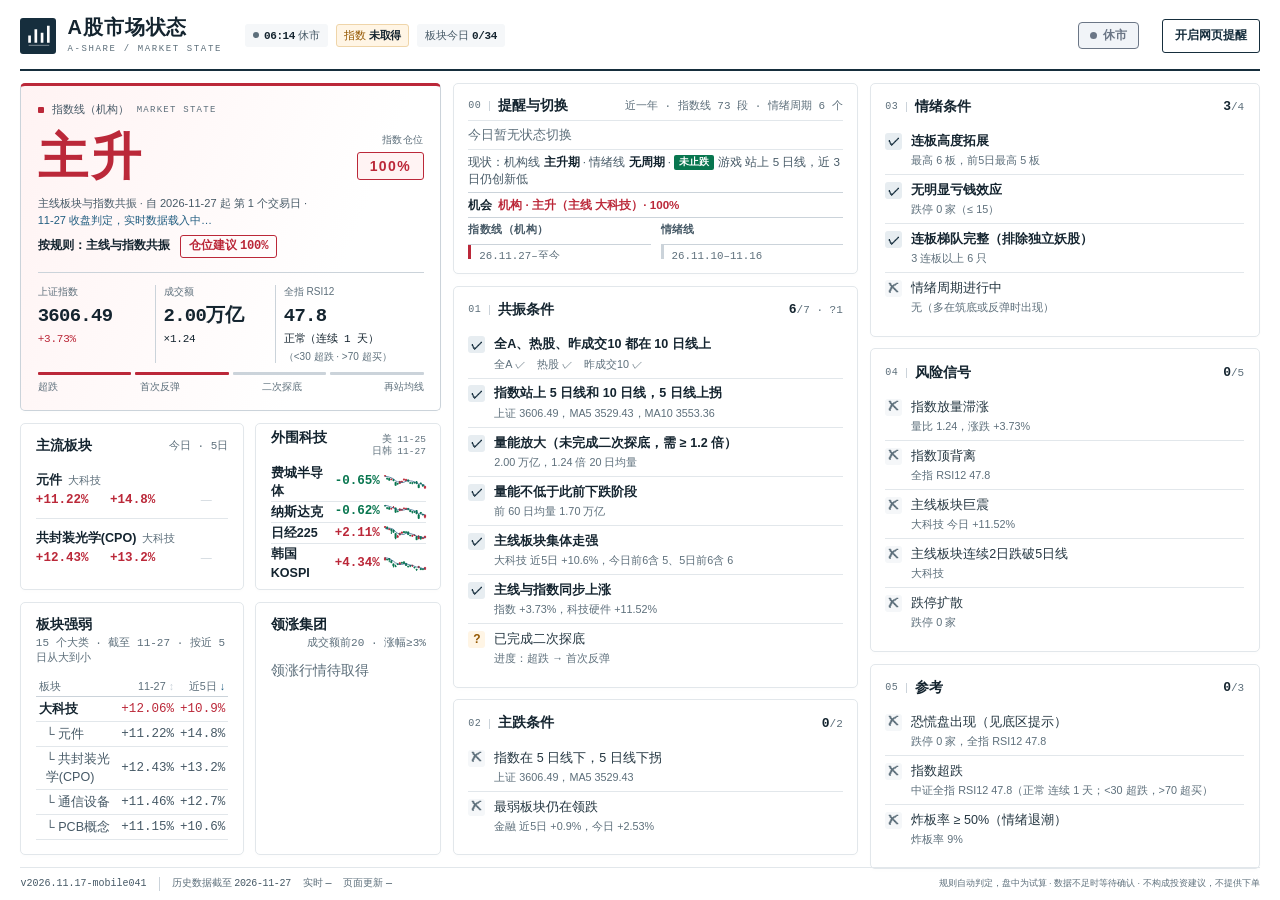
<file: index.html>
<!doctype html>
<html lang="zh-CN">
<head>
<meta charset="utf-8">
<meta name="viewport" content="width=device-width,initial-scale=1,viewport-fit=cover">
<meta name="theme-color" content="#ffffff">
<script>/* 天枢内嵌（?embed=tianshu，或被嵌进其他页面）用天枢深色主题；独立打开用白底（2026-10-28 用户定） */
try{if(/[?&]embed=tianshu(&|$)/.test(location.search)||window.self!==window.top){document.documentElement.classList.add('ts');document.querySelector('meta[name=theme-color]').content='#0b0f17'}}catch(e){document.documentElement.classList.add('ts')}</script>
<title>A股市场状态</title>
<script>/* 首屏提速（2026-10-28）：页面一打开就并行下载首屏要用的数据，不等 JS 模块下载完；app.js 的 staticJSON 第一次直接复用 */
try{window.__pre={};for(const n of['market_seed.json','regime_timeline.json','overseas_daily.json','premarket.json']){const p=fetch('./data/'+n,{credentials:'omit',cache:'no-cache'}).then(r=>{if(!r.ok)throw new Error(n+' HTTP '+r.status);return r.json()});p.catch(()=>{});window.__pre[n]=p}}catch(e){}</script>
<meta name="description" content="按设定条件实时判定 A 股处于主跌、筑底、反弹或主升，并在状态切换时网页内提醒。">
<style>
:root{color-scheme:light;--bg:#fff;--panel:#fff;--panel2:#f5f7f9;--line:#e2e7eb;--line2:#cbd3da;--ink:#14242f;--fg:#243641;--fg2:#465966;--muted:#5d6f7b;--navy:#162e3d;--accent:#215d80;--red:#bb2839;--red-d:#fff3f3;--green:#08764f;--green-d:#edf8f2;--amber:#945700;--amber-d:#fff5e5;--violet:#7046b4;--violet-d:#f5f0fc;--steel:#50687b;--steel-d:#f1f5f8;--mono:"Cascadia Mono","SFMono-Regular",Consolas,"Liberation Mono",monospace;--sans:-apple-system,BlinkMacSystemFont,"Segoe UI","Microsoft YaHei UI","Microsoft YaHei",sans-serif;--fs:clamp(12px,1.5vh,15px);--gap:clamp(8px,1.3vh,14px);--pad:clamp(11px,1.6vh,18px)}
*{box-sizing:border-box}html,body{height:100%;margin:0}body{background:var(--bg);color:var(--fg);font:var(--fs)/1.45 var(--sans);-webkit-font-smoothing:antialiased}button{font:inherit;cursor:pointer}button:focus-visible,[tabindex]:focus-visible{outline:2px solid var(--accent);outline-offset:3px}.num,.v,.mini td:not(:first-child),.rd,.cnt{font-variant-numeric:tabular-nums}.num{font-family:var(--mono);letter-spacing:-.035em}
.app{height:100dvh;display:grid;grid-template-columns:minmax(0,1fr);grid-template-rows:auto minmax(0,1fr) auto;padding:clamp(10px,1.65vh,18px) clamp(14px,1.6vw,28px) 9px;gap:var(--gap)}
/* 顶栏：品牌、实时覆盖、提醒控制 */
.top{display:flex;align-items:center;gap:clamp(16px,1.8vw,30px);padding-bottom:clamp(10px,1.4vh,15px);border-bottom:2px solid var(--navy);min-width:0}.brand{display:flex;align-items:center;gap:11px;flex:none}.logo{height:36px;width:36px;display:grid;place-items:center;background:var(--navy);color:#fff;border-radius:3px}.logo svg{height:25px;width:25px}.brand h1{margin:0;color:var(--ink);font-size:20px;font-weight:750;letter-spacing:.045em;line-height:1.2}.brand-sub{display:block;font:9px/1.6 var(--mono);letter-spacing:.18em;color:var(--muted);margin-top:3px}.chips{flex:1;display:flex;gap:5px 8px;flex-wrap:wrap;min-width:0}.chip{font-size:11px;line-height:1.7;white-space:nowrap;color:var(--fg2);padding:1px 7px;background:var(--panel2);border:1px solid transparent;border-radius:3px}.chip b{color:var(--ink);font-weight:650}.chip.warn{color:var(--amber);background:var(--amber-d);border-color:#efd5a9}.chip.err{color:var(--red);background:var(--red-d);border-color:#edc7cb}.live{width:6px;height:6px;display:inline-block;background:var(--accent);border-radius:50%;vertical-align:1px;margin-right:5px;box-shadow:0 0 0 3px #e1edf4}.live.off{background:var(--muted);box-shadow:none}#alert-btn{flex:none;min-height:34px;border:1px solid var(--navy);border-radius:3px;color:var(--navy);background:#fff;padding:6px 12px;font-size:12px;font-weight:650;white-space:nowrap;transition:background .15s,color .15s}#alert-btn:hover,#alert-btn[aria-pressed="true"]{background:var(--navy);color:#fff}
/* 三栏工作区 */
.grid{display:grid;grid-template-columns:minmax(0,1.08fr) minmax(0,1.04fr) minmax(0,1fr);gap:var(--gap);min-height:0}.col{display:flex;flex-direction:column;gap:var(--gap);min-width:0;min-height:0}.card{min-width:0;background:var(--panel);border:1px solid var(--line);border-radius:5px;padding:var(--pad);box-shadow:0 2px 3px #152d3d03}.card h3{margin:0 0 10px;display:flex;align-items:center;gap:8px;color:var(--ink);font-size:1em;font-weight:700;line-height:1.25}.section-no{font:10px/1 var(--mono);color:var(--muted);letter-spacing:.05em;padding-right:8px;border-right:1px solid var(--line2)}.cnt{margin-left:auto;color:var(--muted);font:11px/1.4 var(--mono);font-weight:400;white-space:nowrap}.cnt b{font-size:13px;color:var(--ink);font-weight:650}.condition-card{display:flex;flex-direction:column}.c2>.condition-card:first-child{flex:1}.c3>.condition-card{flex:1}.condition-card .cl{flex:1;display:flex;flex-direction:column;justify-content:space-evenly}.fill{flex:1}.merge,.medium-only{display:none}
/* 阶段主卡 */
.hero{--tone:var(--steel);--tint:var(--steel-d);position:relative;border-color:var(--line2);border-top:3px solid var(--tone);background:linear-gradient(112deg,var(--tint),#fff 72%);padding:clamp(13px,1.8vh,21px)}.hero.up{--tone:var(--red);--tint:var(--red-d)}.hero.down{--tone:var(--green);--tint:var(--green-d)}.hero.emo{--tone:var(--violet);--tint:var(--violet-d)}.hero.flat{--tone:var(--steel);--tint:var(--steel-d)}.hero-heading{display:flex;align-items:center;gap:8px;margin-bottom:12px;font-size:11px;color:var(--fg2)}.hero-heading .eyebrow{font:9px var(--mono);letter-spacing:.14em;color:var(--muted)}.hero-heading .state-dot{width:6px;height:6px;background:var(--tone);border-radius:1px}.hero-top{display:flex;align-items:center;justify-content:space-between;gap:12px}.stage{font-size:clamp(34px,5.6vh,60px);font-weight:800;letter-spacing:.075em;line-height:1.08;color:var(--tone)}.position-block{display:flex;flex-direction:column;align-items:flex-end;gap:4px}.position-label{font-size:10px;color:var(--muted);letter-spacing:.06em}.pos{font-size:14px;font-weight:700;color:var(--tone);background:var(--tint);border:1px solid currentColor;border-radius:3px;padding:3px 12px;letter-spacing:.1em}.sub{font-size:.82em;color:var(--fg2);margin:11px 0 7px;line-height:1.5}.sub span{white-space:nowrap}.act{font-size:.9em;font-weight:650;color:var(--ink)}.kpis{display:grid;grid-template-columns:1.2fr 1.15fr .7fr;gap:8px;margin-top:clamp(12px,1.6vh,18px);padding-top:12px;border-top:1px solid var(--line2)}.kpi{min-width:0;padding-right:6px;border-right:1px solid var(--line2)}.kpi:last-child{border:0;padding:0}.kpi>span{display:block;color:var(--muted);font-size:10px;margin-bottom:5px;white-space:nowrap}.kpi b{display:flex;align-items:baseline;gap:5px;flex-wrap:wrap;font:650 clamp(16px,2.1vh,22px)/1.25 var(--mono);letter-spacing:-.035em;color:var(--ink)}.kpi b small{font:500 11px/1.2 var(--mono);letter-spacing:-.02em;white-space:nowrap}.kpi b.g{color:var(--green)}.steps{display:flex;gap:4px;margin-top:15px}.steps i{flex:1;height:3px;background:var(--line2);border-radius:1px}.steps i.on{background:var(--tone)}.steps-lab{display:flex;justify-content:space-between;font-size:10px;color:var(--muted);margin-top:5px}.tent{font-size:11px;line-height:1.4;margin-top:9px;padding:6px 8px;color:var(--amber);background:var(--amber-d);border-left:2px solid #b77b23;border-radius:2px}
/* 板块与客观数据表 */
.board-card h3{margin-bottom:6px}.bd{display:grid;grid-template-columns:minmax(0,1fr) auto auto;gap:3px 12px;align-items:center;padding:9px 0;border-top:1px solid var(--line)}.bd:first-of-type{border-top:0}.bd:last-child{padding-bottom:0}.bd .nm{font-size:1.05em;font-weight:700;color:var(--ink)}.bd .tag{font-size:10px;color:var(--muted);margin-left:6px}.bd .v{font:600 13px/1.6 var(--mono);text-align:right;white-space:nowrap}.bd .v small{font:10px var(--sans);color:var(--muted);margin-right:5px}.bd.three{grid-template-columns:minmax(0,1fr) auto auto auto}
@media(min-width:861px){.c1 .fill .mini td{padding-block:clamp(2px,.32vh,4px) !important}.c1 .fill .mini th{padding:2px 0 3px}}
.mini th .sort{background:none;border:0;padding:0;font:inherit;color:inherit;cursor:pointer;white-space:nowrap}
.mini th .sort:hover{color:var(--ink)}
.mini th .sort .ar{display:inline-block;margin-left:3px;color:var(--accent);font-weight:700}
.mini th .sort.off .ar{color:var(--line2);font-weight:400}
.board-card .stop-line{margin:3px 0 0;padding-top:3px;border-top:1px dashed var(--line);font-size:.72em;color:var(--fg2);line-height:1.3;white-space:nowrap;overflow:hidden;text-overflow:ellipsis}
.board-card .stop-line b{display:inline-block;margin-right:5px;padding:0 4px;border-radius:2px;color:#fff;background:var(--green);font-weight:650;font-size:.95em;line-height:1.35}
.board-card .stop-line.ok b{background:var(--red)}
@media(max-width:1180px) and (min-width:861px){.c2 .ci{padding:4px 0}#status .rng,#status .bf-chip{display:none}}
.stop-tag{display:inline-block;margin-right:4px;padding:0 5px;border-radius:2px;color:#fff;background:var(--green);font-size:.88em;font-weight:650;line-height:1.45;vertical-align:1px}
.stop-tag.ok{background:var(--red)}
.now-tag .stop-read{color:var(--fg2)}
.opp{display:flex;flex-wrap:wrap;align-items:center;gap:2px 6px;padding:1px 0 4px;font-size:.86em;color:var(--fg2);border-bottom:1px solid var(--line2)}
.opp>b{color:var(--ink);font-weight:700}
.opp .o{white-space:nowrap}
.opp .o.up{color:var(--red);font-weight:650}
.opp .o.down{color:var(--green);font-weight:650}
.opp.pm span{white-space:normal}
.opp.pm .o:not(.pm-max){font-weight:400;color:var(--fg2)}
.opp.pm .pm-hit{color:var(--muted)}
@media(max-width:1180px) and (min-width:861px){.opp.pm>span:not(.o):not(.pm-hit){display:none}.opp.pm span{white-space:nowrap}.log-top:has(.opp.pm) .opp.idle{display:none}}
.opp.idle span{color:var(--muted)}
.xp-btn{display:none}
@media(max-width:860px){.xp:not(.open) .more{display:none !important}.xp-btn{display:block;width:100%;margin:6px 0 0;padding:6px 0;border:1px solid var(--line2);border-radius:3px;background:var(--panel2);color:var(--accent);font:600 11px var(--sans);cursor:pointer}}
/* 手机：内容一旦超出一屏就在主区内滚动，页脚任何情况下都不压住内容（不同手机字体宽度不同，不能只靠压间距） */
@media(max-width:860px){main.grid{overflow-y:auto;overscroll-behavior:contain}}
.hero .opp.mob-only{border:0;padding:2px 0 0;font-size:.9em}
@media(max-width:860px){.hero .act:has(+ .opp.mob-only){display:none}}
.c1 .fill .mini td small{font-family:var(--sans);font-size:.82em}
.sec-table tr.sec td:first-child{font-weight:650;color:var(--ink)}
.sec-table tr.br td{padding-top:1px !important;padding-bottom:1px !important;color:var(--fg2);font-size:.92em}
.sec-table tr.br td:first-child{padding-left:10px !important;font-weight:400}
.sec-table .hot-tag{color:var(--muted);background:var(--line);border-radius:2px;padding:0 3px;font-weight:400;font-size:.72em;line-height:1.4;vertical-align:1px}
@media(max-width:860px){.board-card .bd:nth-of-type(n+3){display:none}}
.bd .etf{grid-column:1/-1;font-size:10px;color:var(--fg2);line-height:1.5;overflow-wrap:anywhere}.r{color:var(--red)}.g{color:var(--green)}.muted{color:var(--muted);margin:0}.mini{width:100%;border-collapse:collapse;font-size:11px;line-height:1.35}.mini th{padding:5px 0;color:var(--muted);text-align:right;font-size:10px;font-weight:500;border-bottom:1px solid var(--line2)}.mini td{padding:clamp(4px,.65vh,7px) 0;border-bottom:1px solid var(--line);text-align:right;font-family:var(--mono);white-space:nowrap}.mini tr:last-child td{border-bottom:0}.mini th:first-child,.mini td:first-child{text-align:left;font-family:var(--sans)}.mini td small{font-size:9px}.mini tbody tr:hover{background:var(--panel2)}.note{font-size:10px;color:var(--muted);margin:6px 0 0;line-height:1.5}
/* 条件三态：中性勾叉、琥珀未知 */
.cl{list-style:none;margin:0;padding:0}.ci{display:grid;grid-template-columns:18px minmax(0,1fr);column-gap:8px;row-gap:3px;padding:clamp(7px,1.1vh,12px) 0;border-top:1px solid var(--line)}.ci:first-child{border-top:0}.ic{width:17px;height:17px;display:grid;place-items:center;font:700 12px/1 var(--sans);border-radius:3px;background:var(--panel2);margin-top:1px}.ic.y{color:var(--navy);background:#e7edf1}.ic.n{color:var(--muted);background:var(--panel2)}.ic.u{color:var(--amber);background:var(--amber-d)}.lab{font-size:.93em;line-height:1.4;color:var(--fg)}.ci.y .full{font-weight:600;color:var(--ink)}.short{display:none}.rd{grid-column:2;color:var(--muted);font-size:.8em;line-height:1.5;overflow-wrap:anywhere}.log-card h3{margin-bottom:8px}.log{list-style:none;margin:0;padding:0;font-size:11px}.log li{display:flex;align-items:baseline;gap:8px;padding:5px 0;border-top:1px solid var(--line);line-height:1.45}.log li:first-child{border:0}.log time{color:var(--muted);font-family:var(--mono);flex:none}.log b{color:var(--amber);flex:none}.log .event{min-width:0}.foot{display:flex;align-items:center;gap:12px;font-size:10px;line-height:1.4;color:var(--muted);border-top:1px solid var(--line);padding-top:8px;white-space:nowrap}.foot b{font-weight:500;color:var(--fg2)}.foot .ver{color:var(--fg2);font-family:var(--mono);padding-right:12px;border-right:1px solid var(--line2)}.foot .disc{margin-left:auto;white-space:normal;font-size:9px;text-align:right}#toast{position:fixed;right:18px;bottom:18px;max-width:min(400px,calc(100vw - 28px));background:#fff;color:var(--ink);border:1px solid var(--line2);border-top:3px solid var(--accent);border-radius:5px;padding:16px;box-shadow:0 12px 40px #162e3d26;z-index:10}#toast p{color:var(--fg2);margin:8px 0 12px;line-height:1.7;overflow-wrap:anywhere}#toast button{border:1px solid var(--navy);border-radius:3px;padding:5px 12px;color:#fff;background:var(--navy)}.loading-card{min-height:210px}.loading-bars{display:flex;gap:5px;margin-top:20px}.loading-bars i{height:4px;flex:1;background:var(--line);border-radius:2px}.loading-bars i:first-child{background:var(--steel)}
@media(min-width:1181px) and (max-height:760px){:root{--pad:10px;--gap:8px}.app{padding-top:10px}.top{padding-bottom:8px}.brand-sub{display:none}.hero{padding:12px}.hero-heading{margin-bottom:8px}.sub{margin:7px 0 5px}.kpis{margin-top:10px;padding-top:9px}.steps{margin-top:10px}.bd{padding:7px 0}.card h3{margin-bottom:7px}.ci{padding:6px 0;row-gap:1px}.mini td{padding:3px 0}.log li{padding:3px 0}.foot{font-size:9px;gap:9px;padding-top:5px}}
/* 中屏两栏；条件分组网格避免整列叠得过高 */
@media(max-width:1180px) and (min-width:861px){:root{--fs:12px;--pad:10px;--gap:8px}.app{padding:10px 14px 7px}.brand-sub{display:none}.brand h1{font-size:18px}.logo{height:30px;width:30px}.top{gap:12px;padding-bottom:9px}.chips{gap:3px}.chip{font-size:10px;padding:0 5px}.grid{grid-template-columns:minmax(0,.93fr) minmax(0,1.15fr)}.c3,.wide-only{display:none !important}.medium-only{display:block}.c2{display:grid;grid-template-columns:repeat(2,minmax(0,1fr));grid-template-rows:auto auto 1fr;align-content:start}.c2>.condition-card:first-child{grid-column:1/-1}.c2 .merge{display:contents}.condition-card h3{font-size:12px;gap:5px;margin-bottom:5px}.section-no{font-size:9px;padding-right:5px}.cnt{font-size:10px}.ci{grid-template-columns:14px minmax(0,1fr);column-gap:5px;row-gap:1px;padding:5px 0}.ic{height:14px;width:14px;font-size:10px}.lab{font-size:11px}.rd{font-size:10px;line-height:1.35}.hero{padding:12px}.hero-heading{margin-bottom:8px}.stage{font-size:40px}.sub{margin:7px 0 5px}.kpis{margin-top:10px;padding-top:9px}.kpi b{font-size:17px}.steps{margin-top:10px}.mini td{padding:3px 0}.log li{padding:3px 0}.foot{font-size:9px;gap:8px}.foot .disc{max-width:260px;font-size:8px}}
/* 手机保留所有条件，点按标签查看读数 */
@media(max-width:860px){:root{--fs:12px;--pad:10px;--gap:7px}.app{padding:11px 12px calc(8px + env(safe-area-inset-bottom));gap:7px}.top{gap:6px;justify-content:space-between;padding-bottom:10px;border-bottom-width:1px}.brand{gap:8px}.logo{width:29px;height:29px}.logo svg{width:21px;height:21px}.brand h1{font-size:16px;letter-spacing:0}.brand-sub,.top .chips{display:none}#alert-btn{min-height:30px;font-size:10px;padding:5px 8px}.grid{display:flex;flex-direction:column;gap:7px}.col{display:contents}.desk-only,.medium-only,.wide-only{display:none !important}.hero{padding:12px;border-top-width:3px}.hero-heading{font-size:10px;margin-bottom:8px}.hero-heading .eyebrow{font-size:8px}.stage{font-size:36px;letter-spacing:.09em}.position-label{font-size:9px}.pos{font-size:12px;padding:2px 10px}.sub{font-size:10px;margin:8px 0 5px;line-height:1.5}.act{font-size:11px;line-height:1.45}.kpis{margin-top:10px;padding-top:9px;gap:7px}.kpi>span{font-size:9px;margin-bottom:4px}.kpi b{font-size:17px;gap:2px 5px}.kpi b small{font-size:10px}.steps{margin-top:10px}.steps-lab{font-size:9px;margin-top:4px}.tent{font-size:10px;padding:5px 6px;margin-top:7px}.card h3{font-size:12px;gap:7px;margin-bottom:7px}.section-no{font-size:9px}.cnt{font-size:10px}.cnt b{font-size:11px}.bd{gap:3px 7px;padding:7px 0}.bd .nm{font-size:13px}.bd .tag{font-size:9px;margin-left:4px}.bd .v{font-size:11px}.bd .v small{font-size:9px;margin-right:3px}.bd .etf{font-size:9px}.conds{padding:7px 9px}.mgroup{display:flex;flex-wrap:wrap;align-items:center;gap:4px;padding:6px 0;border-top:1px solid var(--line)}.mgroup:first-child{border:0}.mgroup>.gt{font-size:11px;font-weight:650;color:var(--ink);margin-right:2px}.mgroup>.gt .cnt{font-size:9px;margin-left:4px}.mgroup>.gt .cnt b{font-size:10px}.mgroup .ci{display:inline-flex;gap:3px;align-items:center;padding:3px 5px;border:1px solid var(--line);border-radius:3px;background:var(--panel2);cursor:pointer;min-height:22px}.mgroup .ci.y{background:#edf2f5;border-color:#bbcbd5}.mgroup .ci.u{background:var(--amber-d);border-color:#e4c99e}.mgroup .ic{height:12px;width:10px;font-size:10px;margin:0;background:transparent}.mgroup .lab{font-size:10px;line-height:1.2}.mgroup .full,.mgroup .rd{display:none}.mgroup .short{display:inline}.mob-extra{display:block !important;padding:10px}.mob-extra .mini{display:none}.fam-line p{margin:4px 0;font-size:11px;line-height:1.6}.fam-line b{display:inline-block;width:1.6em;color:var(--ink)}.foot{flex-wrap:wrap;gap:3px 9px;padding-top:6px;font-size:9px;white-space:normal;line-height:1.5}.foot .ver{padding-right:8px}.foot .disc{display:none}#toast{bottom:12px;right:12px;padding:13px;font-size:13px}}
@media(min-width:861px){.mob-only{display:none !important}}
@media(max-width:860px) and (max-height:760px){.conds.card{padding-top:4px;padding-bottom:4px}.conds .mgroup{padding:3px 0;gap:3px}.conds .mgroup .ci{min-height:18px;padding:0 5px}.app{padding-top:8px;gap:6px}.top{padding-bottom:8px}.grid{gap:6px}.hero{padding:10px}.hero-heading{margin-bottom:6px}.stage{font-size:31px}.sub{margin:6px 0 4px}.kpis{margin-top:8px;padding-top:8px}.kpi b{font-size:16px}.steps{margin-top:8px}.mob-extra{display:none !important}.mgroup{padding:5px 0;gap:3px}.mgroup .ci{padding:2px 5px;min-height:20px}.conds{padding:6px 8px}.board-card{padding:9px 10px}.bd{padding:6px 0}}

/* 高密度视窗按内容压缩间距，不截去条件或读数。 */
@media(min-width:861px){.condition-card .ci{padding:clamp(4px,.65vh,8px) 0;row-gap:2px}}
@media(min-width:1181px) and (max-height:760px){
  .condition-card .ci{padding:3px 0;row-gap:1px}.card h3{margin-bottom:6px}
  .hero{padding:10px}.hero-heading{margin-bottom:5px;font-size:10px}.stage{font-size:34px}.sub{font-size:10px;margin:6px 0 4px}.act{font-size:11px}
  .kpis{padding-top:7px;margin-top:8px}.kpi>span{margin-bottom:3px}.kpi b{font-size:17px}.steps{margin-top:8px}.steps-lab{margin-top:3px;font-size:9px}
  .bd{padding:5px 0}.board-card{padding:9px 10px}.mini{font-size:10px}.mini td{padding:2px 0}.mini th{padding:3px 0}
  .log li{padding:2px 0}.log{font-size:10px}
}
@media(max-width:1180px) and (min-width:861px){
  .c1>.medium-only>.card{height:100%}
  .c1 .fill h3{flex-wrap:wrap;gap:3px}.c1 .fill .cnt{font-size:9px;white-space:normal;margin-left:0;width:100%}
  .c1 .fill .mini{font-size:9px}.c1 .fill .mini th{font-size:9px;padding:3px 0}.c1 .fill .mini td{padding:3px 0}.c1 .fill .mini td:first-child{white-space:normal}.c1 .fill .mini td small{font-size:8px}
  .c1 .log-card{padding:9px 8px}.c1 .log-card h3{flex-wrap:wrap;gap:3px}.c1 .log-card h3 .cnt{margin:0;width:100%;font-size:9px}.c1 .log{font-size:10px}.c1 .log li{display:block;padding:5px 0}.c1 .log time{display:block;font-size:9px}.c1 .log .event{display:block}
  .condition-card .ci{padding:3px 0;row-gap:1px}.condition-card h3{margin-bottom:4px}.rd{font-size:9px;line-height:1.4}.lab{font-size:10.5px}
  .hero{padding:10px}.hero-heading{margin-bottom:5px;font-size:10px}.stage{font-size:34px}.sub{font-size:10px;margin:6px 0 4px}.act{font-size:11px}.kpis{padding-top:7px;margin-top:8px}.kpi>span{margin-bottom:3px}.steps{margin-top:8px}.steps-lab{margin-top:3px;font-size:9px}.bd{padding:5px 0}.board-card{padding:9px 10px}
}


@media(min-width:1181px) and (max-height:760px){
 .condition-card .ci{padding:2px 0}.condition-card .ic{width:14px;height:14px;margin-top:0;font-size:10px}.condition-card .lab{font-size:11.5px;line-height:1.3}.condition-card .rd{font-size:10px;line-height:1.3}
}
@media(max-width:1180px) and (min-width:861px) and (max-height:720px){
 .c2 .condition-card{padding:6px 8px}.c2 .condition-card .ci{padding:2px 0}.c2 .condition-card .ic{width:12px;height:12px;margin-top:0;font-size:10px}.c2 .condition-card .rd{line-height:1.25}.c2 .condition-card h3{margin-bottom:3px}
}


@media(min-width:1181px) and (max-height:760px){.mini td{padding:1.5px 0}}
@media(max-width:1180px) and (min-width:861px){.c1 .fill{padding:8px}.c1 .fill h3{margin-bottom:4px;line-height:1.2}.c1 .fill .mini td{padding:2px 0}.c1 .fill .mini th{padding:2px 0}}
@media(max-width:1180px) and (min-width:861px) and (max-height:720px){.c2{gap:6px}.c2 .condition-card{padding:5px 8px}.c2 .condition-card .ci{padding:1.5px 0}}


@media(max-width:1180px) and (min-width:861px){.c1 .log li{padding:4px 0;line-height:1.35}.c1 .log time{display:inline;margin-right:5px}.c1 .log .event{display:inline}}
@media(max-width:1180px) and (min-width:861px) and (max-height:720px){.c1 .fill .mini td{padding:1px 0}.c1 .fill h3{margin-bottom:3px}.c1 .log-card{padding:8px}.c1 .log li{padding:3px 0}}
/* 短屏出现试算或提醒条时，为提示留出空间，所有条件仍保留。 */
@media(max-width:860px) and (max-height:760px){
 .grid:has(.tent) .hero{padding:8px}.grid:has(.tent) .hero-heading{font-size:9px;line-height:1.2;margin-bottom:4px}.grid:has(.tent) .stage{font-size:28px}.grid:has(.tent) .sub{font-size:9px;margin:4px 0 3px}.grid:has(.tent) .act{font-size:10px}
 .grid:has(.tent) .kpis{margin-top:6px;padding-top:6px}.grid:has(.tent) .steps{margin-top:6px}.grid:has(.tent) .tent{font-size:9px;line-height:1.3;padding:3px 5px;margin-top:5px}
 .grid:has(.tent) .board-card{padding:8px 10px}.grid:has(.tent) .bd{padding:4px 0}.grid:has(.tent) .mgroup{padding:3px 0}.grid:has(.tent) .conds{padding:5px 8px}
}
@media(max-width:1180px) and (min-width:861px) and (max-height:720px){
 .c1:has(.tent) .hero{padding:8px}.c1:has(.tent) .hero-heading{font-size:9px;line-height:1.2;margin-bottom:3px}.c1:has(.tent) .stage{font-size:30px}.c1:has(.tent) .sub{margin:4px 0 3px}.c1:has(.tent) .kpis{padding-top:5px;margin-top:6px}.c1:has(.tent) .steps{margin-top:6px}
 .c1:has(.tent) .tent{font-size:10px;line-height:1.3;padding:4px 6px;margin-top:6px}.c1:has(.tent) .board-card{padding:8px 10px}.c1:has(.tent) .bd{padding:3px 0}.c1:has(.tent) .log li{padding:2px 0}
}

@media(prefers-reduced-motion:reduce){*{animation:none !important;transition:none !important}}
/* 行情连接标识 / RSI 注释（v2026.10.15l） */
.conn{display:inline-flex;align-items:center;gap:.45em;flex:none;font-weight:700;font-size:12px;line-height:1.2;padding:5px 11px;border-radius:4px;border:1.5px solid currentColor;white-space:nowrap}
.conn i{width:7px;height:7px;border-radius:50%;background:currentColor;flex:none}
.conn.ok{color:#0e9f5b;background:#e8f6ee}.conn.ok i{animation:connPulse 1.6s ease-in-out infinite}
.conn.lag{color:#c47a00;background:#fff4e0}
.conn.bad{color:#e0262f;background:#fdecec}
.conn.off{color:#6b7686;background:#f1f4f8}
@keyframes connPulse{0%,100%{opacity:1}50%{opacity:.25}}
@media (prefers-reduced-motion:reduce){.conn.ok i{animation:none}}
.kpis{grid-template-columns:1.05fr 1fr 1.25fr !important}
.kpi-note{display:block;color:var(--muted);font:500 10px/1.3 var(--sans);margin-top:3px;white-space:nowrap !important;overflow:hidden;text-overflow:ellipsis}
@media (max-width:860px){.conn{font-size:10px;padding:4px 7px}.kpi-note{font-size:9px}}
/* 提醒与切换：字号与条件卡一致（v2026.10.15m） */
.log-card .log{font-size:.93em}
.log-card .log li{padding:.45em 0}
@media (max-width:1180px) and (min-width:861px){.log-card .log{font-size:11px;display:grid;grid-template-columns:1fr 1fr;column-gap:14px}.log-card .log li{padding:3px 0;border-top:0}.c2>.log-card,.c2>.condition-card[data-group="res"]{grid-column:1/-1}.c2>.condition-card[data-group="res"] .cl{display:grid;grid-template-columns:1fr 1fr;column-gap:14px}.c2>.condition-card[data-group="res"] .ci:nth-child(2){border-top:0}}
/* 统一字号（v2026.10.15o）：主文字 = 条件名称大小，次文字 = 条件读数大小；只作用于 PC 和中屏 */
@media (min-width:861px){
  .lab,.log-card .log li,.bd .nm,.bd .v,.mini td{font-size:calc(var(--fs)*.93) !important;line-height:1.45}
  .rd,.bd .tag,.bd .v small,.bd .etf,.mini th,.mini td small,.log-card .log time{font-size:calc(var(--fs)*.8) !important}
  .log-card .log li{align-items:baseline}
  .bd .nm{font-weight:700}
}
/* 手机端行情标识靠右，紧贴提醒按钮（v2026.10.15p） */
@media (max-width:860px){.top .conn{margin-left:auto}}
/* 弹出框（v2026.10.15r）：PC 保持原样式（右下角 +「知道了」）；仅手机端底部居中、统一尺寸、右上角 × */
#toast .toast-x{display:none}
#toast[hidden]{display:none !important}
@media (max-width:860px){
  #toast{position:fixed !important;left:50% !important;right:auto !important;top:auto !important;bottom:calc(12px + env(safe-area-inset-bottom)) !important;transform:translateX(-50%) !important;
    width:calc(100vw - 24px) !important;height:96px !important;max-width:none !important;box-sizing:border-box;margin:0 !important;
    padding:14px 44px 12px 16px !important;background:#fff;border:1px solid var(--line2);border-top:3px solid var(--navy);border-radius:6px;box-shadow:0 10px 30px rgba(20,36,47,.18);z-index:20;overflow:hidden}
  #toast strong{display:block;font-size:14px;font-weight:700;color:var(--ink);white-space:nowrap;overflow:hidden;text-overflow:ellipsis}
  #toast p{margin:6px 0 0 !important;font-size:13px;line-height:1.5;color:var(--fg2);display:-webkit-box;-webkit-line-clamp:2;-webkit-box-orient:vertical;overflow:hidden}
  #toast .toast-x{display:block;position:absolute;top:6px;right:8px;width:30px;height:30px;padding:0;border:0;background:transparent;color:var(--muted);font:400 22px/30px var(--sans);text-align:center;cursor:pointer;min-height:0}
  #toast .toast-ok{display:none}
}
/* 近一年状态时间线（卡内滚动，保持一屏） */
.log-card{display:flex;flex-direction:column;min-height:0}
.log-card .log.tl{flex:1 1 auto;min-height:0;max-height:clamp(90px,20vh,250px);overflow-y:auto;margin-top:4px;border-top:1px solid var(--line2);scrollbar-width:thin}
.log-card .log.tl li{padding:.32em 0 .32em 8px;border-left:3px solid var(--line2);border-top:1px solid var(--line)}
.log-card .log.tl li:first-child{border-top:0}
.log-card .log.tl li.up{border-left-color:var(--red,#c0392b)}.log-card .log.tl li.down{border-left-color:var(--green,#1e8449)}.log-card .log.tl li.emo{border-left-color:var(--violet)}
.log-card .log.tl time{min-width:8.6em}.log-card .log.tl .st{color:var(--ink);font-weight:600}.log-card .log.tl li.flat .st{color:var(--muted);font-weight:500}
.log-card .log.tl small{color:var(--muted);font-size:.86em}
@media (max-width:1180px) and (min-width:861px){.c2>.log-card{min-height:auto}.log-card .log.idle{display:none}.log-card h3{margin-bottom:3px}.log-card .log.tl{max-height:clamp(40px,6.4vh,120px);row-gap:0;margin-top:0}.log-card .log.tl li{padding:2px 0 2px 6px;border-top:0}}
/* 情绪线（第二条线）与两栏时间线 */
.emo-line{margin-top:clamp(5px,.8vh,10px);padding:3px 8px;border-left:3px solid var(--line2);background:var(--panel2);border-radius:2px;font-size:.84em;line-height:1.35;display:flex;flex-wrap:wrap;align-items:baseline;gap:2px 8px}
.emo-line.on{border-left-color:var(--violet);background:var(--violet-d)}
.emo-line .emo-tag{font-size:.82em;color:var(--muted);letter-spacing:.06em}
.emo-line b{color:var(--ink);font-weight:700}.emo-line.on b{color:var(--violet)}
.emo-line .emo-pos{font-size:.86em;font-weight:650;color:var(--fg2);border:1px solid var(--line2);border-radius:2px;padding:0 5px;background:#fff}
.emo-line .emo-res{font-size:.82em;color:var(--red);font-weight:650}
.emo-line small{color:var(--fg2);font-size:.9em}
.emo-line .emo-note{flex-basis:100%;margin:1px 0 0;font-size:.74em;white-space:nowrap;overflow:hidden;text-overflow:ellipsis;color:var(--muted);line-height:1.4}
.tl2{display:grid;grid-template-columns:1fr 1fr;gap:10px;margin-top:4px;min-height:0;height:clamp(84px,16.5vh,220px)}
.log-card:has(.log.hot) .tl2{height:clamp(60px,12vh,180px)}
.tl2 .tlcol{min-width:0;min-height:0;display:flex;flex-direction:column}
.tl2 .log.tl{flex:1 1 auto;max-height:none !important;min-height:0}
.tl2 h4{margin:0 0 2px;font-size:.8em;font-weight:650;color:var(--fg2);letter-spacing:.04em}
.tl2 .log.tl{display:block !important}
.tl2 .log.tl time{min-width:0;display:block;font-size:.88em}
.tl2 .log.tl li{display:block}
.log-top{display:flex;flex-direction:column;gap:3px;min-width:0}.log-top .log{min-width:0}
.log.hot{display:grid;grid-template-columns:1fr 1fr;gap:6px}
.log.hot li{min-width:0;white-space:nowrap}.log.hot li .event{overflow:hidden;text-overflow:ellipsis;min-width:0}
.cnt.now-h{display:none}
/* 提醒与切换：标题 / 今日切换 / 现状 / 时间线 之间的分割线 */
.log-card h3{padding-bottom:5px;margin-bottom:0 !important;border-bottom:1px solid var(--line)}
.log-top{padding:4px 0 0}
.log-top .log{padding-bottom:4px;border-bottom:1px solid var(--line)}
.log-top .log.hot{padding-bottom:5px}
.log-top .now-tag{padding:1px 0 4px;border-bottom:1px solid var(--line2)}
.log-card .tl2{margin-top:4px}
.log-card .log li.muted{padding:1px 0 !important}
@media(max-width:1180px) and (min-width:861px){.log-card .log-top:has(.log.idle) .log{display:none}.log-card h3{padding-bottom:3px}.log-card .tl2{margin-top:3px}.tl2{height:clamp(33px,5.2vh,100px) !important}}
.log.hot li{display:flex;align-items:baseline;gap:8px;padding:5px 8px !important;margin-bottom:0;border:0 !important;border-left:4px solid var(--amber) !important;background:var(--amber-d);border-radius:3px;font-size:1.02em}
.log.hot li .lv{flex:none;color:#fff !important;background:var(--amber);border-radius:2px;padding:0 6px;font-weight:700}
.log.hot li .event{font-weight:700;color:var(--ink)}
.log.hot li.lv-ok{border-left-color:var(--red) !important;background:var(--red-d)}.log.hot li.lv-ok .lv{background:var(--red)}
.log.hot li.fresh{animation:hotpulse 1.6s ease-in-out 6}
@keyframes hotpulse{0%,100%{box-shadow:0 0 0 0 #94570000}50%{box-shadow:0 0 0 3px #94570040}}
.now-tag{flex:none;font-size:.86em;color:var(--fg2);white-space:nowrap}.now-tag b{color:var(--ink);font-weight:700}
@media(max-width:1180px) and (min-width:861px){.log-card h3 .cnt{display:none}.log-card h3 .cnt.now-h{display:inline}.log-top .now-tag{display:none}.log-card:has(.log.hot) .tl2{display:none}.log.hot li{padding:2px 6px !important;font-size:11px}.log-card:has(.log.hot) h3{margin-bottom:3px}.log-card:has(.log.hot){padding-top:6px;padding-bottom:6px}}
@media(min-width:861px) and (max-height:1000px){.c1 .fill .mini tr.mid{display:none}}
@media(max-width:1180px) and (min-width:861px){.tl2{height:clamp(38px,6.3vh,100px);margin-top:0}.tl2 h4{display:none}}
@media(max-width:860px){.emo-line{font-size:.8em}.emo-line .emo-note{font-size:.72em}}
.hero .steps{margin-top:clamp(6px,1vh,12px)}
.hero.rebound{--tone:var(--amber);--tint:var(--amber-d)}
.log-card .log.tl li.rebound{border-left-color:var(--amber);background:var(--amber-d)}
/* 迷你 K 线（板块卡、外围科技）：红涨绿跌，细线为 5 日均线，盘中一根为虚线空心 */
.kspark{display:block;flex:none;overflow:visible}
.kspark line{stroke-width:1;vector-effect:non-scaling-stroke}
.kspark rect{stroke-width:.7;vector-effect:non-scaling-stroke}
.kspark .ku line,.kspark .ku rect{stroke:var(--red);fill:var(--red)}
.kspark .kd line,.kspark .kd rect{stroke:var(--green);fill:var(--green)}
.kspark .live rect{fill:#fff;stroke-dasharray:2 1}
.kspark .ma{fill:none;stroke:var(--accent);stroke-width:1;opacity:.7;vector-effect:non-scaling-stroke}
.kspark.empty{display:inline-block;text-align:center;color:var(--line2);font-size:11px}
.bd{grid-template-columns:minmax(0,1fr) auto auto auto}
.bd.three{grid-template-columns:minmax(0,1fr) auto auto auto auto}
.bd>div:first-child{min-width:0;white-space:nowrap;overflow:hidden;text-overflow:ellipsis}
.os-card{display:grid;grid-template-columns:auto minmax(0,1fr);column-gap:12px;align-items:center;padding-top:6px;padding-bottom:6px}
.os-card h3{flex-direction:column;align-items:flex-start;gap:2px;margin:0;padding-right:10px;border-right:1px solid var(--line);white-space:nowrap}
.os-card h3 .cnt{margin-left:0;font-size:9.5px;line-height:1.3}
.os-grid{display:grid;grid-template-columns:repeat(2,minmax(0,1fr));column-gap:16px}
.os{display:flex;align-items:center;gap:5px;min-width:0;padding:2px 0;border-top:1px solid var(--line)}
.os-grid .os:nth-child(-n+2){border-top:0}
.os .nm{flex:1 1 auto;min-width:0;white-space:nowrap;overflow:hidden;text-overflow:ellipsis;font-weight:650;color:var(--ink)}
.os .nm sup{color:var(--muted);font-weight:400}
.os .pc{flex:none;font:600 12px/1.4 var(--mono);text-align:right}
@media(min-width:861px){.os .nm,.os .pc{font-size:calc(var(--fs)*.93) !important}}
@media(min-width:1181px) and (max-height:760px){.os-card{padding:4px 10px}.os{padding:1px 0}}
@media(max-width:1180px) and (min-width:861px){.c1>.os-card{padding:5px 10px}.os-grid{grid-template-columns:repeat(4,minmax(0,1fr));column-gap:12px}.os-grid .os:nth-child(-n+4){border-top:0}.os{padding:1px 0}}
@media(max-width:860px){.bd .kspark{display:none}.bd{grid-template-columns:minmax(0,1fr) auto auto}.bd.three{grid-template-columns:minmax(0,1fr) auto auto auto}.os-card{padding:5px 10px;column-gap:8px}.os-card h3{padding-right:7px}.os{padding:2px 0;gap:4px}.os .kspark{width:52px}}
.mid-only,.idle-note,.gate-note{display:none}
@media(max-width:1180px) and (min-width:861px){.board-card .mid-hide{display:none}.board-card .mid-only{display:inline}.bd .v small,.bd .tag{display:none}.bd,.bd.three{column-gap:9px}.os{display:grid;grid-template-columns:minmax(0,1fr);row-gap:0;padding:0}.os .nm{font-size:11px !important}.os .pc{text-align:left}.os .kspark{width:100%;height:16px}.condition-card.idle .rd{display:none}.condition-card.idle .idle-note{display:inline;font-size:9px;font-weight:400;color:var(--muted)}.condition-card .ci.gate{display:none}.condition-card .gate-note{display:inline;margin-left:6px;font-size:10px;font-weight:400;color:var(--muted);white-space:nowrap}}
.board-card .bd:has(+ .os-inline){padding-bottom:0}
.os-inline{display:grid;grid-template-columns:auto repeat(4,minmax(0,1fr));column-gap:6px;align-items:center;margin-top:5px;padding-top:5px;border-top:1px dashed var(--line2)}
.os-inline .os-lab{font-size:9.5px;line-height:1.25;color:var(--muted);font-weight:600;padding-right:5px;border-right:1px solid var(--line)}
.osm{display:grid;grid-template-columns:auto 1fr;column-gap:3px;align-items:center;min-width:0}
.osm .nm{grid-column:1/-1;font-size:10px;line-height:1.3;font-weight:650;color:var(--ink);white-space:nowrap;overflow:hidden;text-overflow:ellipsis}
.osm .nm sup{color:var(--muted);font-weight:400}
.osm .pc{font:600 10px/1.3 var(--mono)}
@media(max-width:860px){.board-card{padding-top:7px;padding-bottom:5px}.board-card h3{margin-bottom:2px}.board-card .bd{padding:4px 0}.os-inline{margin-top:2px;padding-top:4px}}

/* 桌面左列：板块与外围并排，强弱和领涨表共用余下高度。 */
.panel-toggle{display:none}
.state-status{margin-top:5px}
@media(min-width:861px){
  .c1{display:grid;grid-template-columns:minmax(0,1.2fr) minmax(0,1fr);grid-template-rows:auto auto minmax(0,1fr)}
  .c1>.hero,.c1>.fill{grid-column:1/-1}
  .c1>.board-card{grid-column:1}
  .c1>.board-card .bd.three{grid-template-columns:minmax(0,1fr) auto auto auto 56px;column-gap:5px}
  .c1>.board-card .kspark,.c1>.os-card .kspark{max-width:100%}
  .c1>.os-card,.c1>.state-card{grid-column:2}
  .c1:has(>.state-card)>.fill{grid-column:1}
  .c1>.os-card{display:flex;flex-direction:column;align-items:stretch}
  .c1>.os-card h3{flex-flow:row wrap;align-items:baseline;gap:2px 5px;margin-bottom:4px;padding-right:0;border-right:0}
  .c1>.os-card h3 .cnt{margin-left:auto;text-align:right;white-space:normal}
  .c1>.os-card .os-grid{grid-template-columns:minmax(0,1fr)}
  .c1>.os-card .os{display:grid;grid-template-columns:minmax(0,1fr) auto minmax(0,56px);gap:0 4px;padding:1px 0}
  .c1>.os-card .os:not(:first-child){border-top:1px solid var(--line)}
  .c1>.os-card .os .nm{white-space:normal;overflow-wrap:anywhere}
  .c1>.os-card .os .kspark{width:100%;height:16px}
  .c1>.fill,.c1>.state-card{display:flex;flex-direction:column;min-height:0}
  .c1>:is(.fill,.state-card)>h3{flex:none}
  .c1 .panel-scroll{min-height:0;overflow:auto;scrollbar-width:thin}
  .c1 .panel-scroll:focus-visible{outline-offset:-2px}
  .c1 .panel-scroll th{position:sticky;top:0;background:var(--panel)}
  .c1:has(>.state-card)>:is(.fill,.state-card) h3{flex-wrap:wrap;row-gap:2px}
  .c1:has(>.state-card)>:is(.fill,.state-card) .cnt{min-width:0;white-space:normal}
  .c1:has(>.state-card)>:is(.fill,.state-card) .mini :is(th,td){padding-inline:3px}
  .c1:has(>.state-card)>:is(.fill,.state-card) .mini td:first-child{white-space:normal;overflow-wrap:anywhere}
}
@media(min-width:861px) and (max-width:1500px){
  .c1>.board-card .bd{grid-template-columns:repeat(2,minmax(0,1fr)) 44px;gap:1px 4px}
  .c1>.board-card .bd.three{grid-template-columns:repeat(3,minmax(0,1fr)) 38px}
  .c1>.board-card .bd>div:first-child{grid-column:1/-1}
  .c1>.board-card .mid-hide,.c1>.board-card .bd .v small{display:none}
  .c1>.board-card .mid-only{display:inline;white-space:normal}
  .c1>.board-card .bd .v{text-align:left}
  .c1>.board-card .bd .kspark{width:100%;height:15px}
  .c1>.os-card .os{grid-template-columns:minmax(0,1fr) auto minmax(0,42px)}
  .log-top .opp .o,.log-top .now-tag{white-space:normal;overflow-wrap:anywhere}
}
@media(min-width:861px) and (max-height:760px){
  .c1>.board-card .bd{padding-block:3px;row-gap:0}
  .c1>.board-card .bd .etf{line-height:1.3}
  .c1 .panel-scroll{--fs:11px}
  .c1 .panel-scroll .mini :is(th,td){line-height:1.25}
  .c1:has(>.state-card)>:is(.fill,.state-card) .mini :is(th,td){padding-inline:1px}
  .c1>.state-card .mini td{padding-block:2px}
  .c1>.state-card .wide-table td:first-child{font-size:10px;line-height:1.2}
}
@media(min-width:861px) and (max-width:1180px) and (max-height:720px){
  .c2{overflow:auto;scrollbar-width:thin}
  .c2>.condition-card[data-group="res"] .cl{column-gap:8px}
  .c2 .condition-card .lab{line-height:1.2}
  .c2 .condition-card .ci{padding-block:1px}
}

/* 手机左列首屏预览，展开表格后随整页自然滚动。 */
@media(max-width:860px){
  html,body{height:auto !important;overflow-x:clip !important;overflow-y:visible !important}
  .app{height:auto;min-height:100dvh;grid-template-rows:auto auto auto}
  main.grid{overflow:visible !important}
  .grid .card{flex:none}
  /* 桌面卡片全部显示，手机专用的压缩版（条件小标签、强弱两行、外围嵌入行、首卡机会行）隐藏，避免重复 */
  .condition-card.desk-only,.log-card.desk-only,.fill.desk-only{display:flex !important;flex-direction:column}
  .fill.desk-only{display:block !important;padding:10px !important}
  .os-card.desk-only{display:grid !important}
  .state-card.desk-only{display:block !important}
  .mob-only{display:none !important}
  .hero .act{display:block !important}
  .mob-extra .mini{display:table !important}
  .board-card .bd:nth-of-type(n+3){display:grid !important}
  /* 去掉一屏时代的固定高度与内部滚动 */
  .fill,.condition-card,.log-card,.state-card{min-height:0 !important;max-height:none !important;overflow:visible !important;height:auto !important}
  .tl2{display:grid !important;grid-template-columns:minmax(0,1fr) !important;height:auto !important;gap:8px}
  .log.tl{max-height:none !important;overflow:visible !important}
  .log-top,.log-top .log,.log-top .now-tag{display:flex !important}
  .log-top .log{display:block !important}
  .log-top .now-tag{white-space:normal;flex-wrap:wrap}
  .log-card h3 .cnt.now-h{display:none !important}
  .cl{display:flex !important;flex-direction:column !important}
  .condition-card .rd{display:block !important}
  .condition-card.idle .idle-note{display:none}
  /* 宽内容一律收进屏宽 */
  .card,.cl li,.log li,.bd,.os{min-width:0;max-width:100%}
  .log li .event,.cl .lab,.cl .rd{white-space:normal !important;overflow-wrap:anywhere}
  .mini{width:100%;table-layout:auto}
  .mini td,.mini th{white-space:nowrap}
  .mini td:first-child{white-space:normal;overflow-wrap:anywhere}
  .bd .kspark{display:block !important;width:44px;height:16px}
  .bd{grid-template-columns:minmax(0,1fr) auto auto !important}
  .bd.three{grid-template-columns:minmax(0,1fr) auto auto auto !important}
  .os-card{grid-template-columns:minmax(0,1fr) !important;row-gap:4px}
  .c1{display:grid;grid-template-columns:repeat(2,minmax(0,1fr))}
  .c1>:is(.hero,.board-card,.os-card),.c1:not(:has(>.state-card))>.fill,.c1:has(>.panel-open)>:is(.fill,.state-card){grid-column:1/-1}
  .c1>.board-card .mid-hide,.c1>.board-card .bd .v small{display:none}
  .c1>.board-card .mid-only{display:inline;white-space:normal}
  .c1>.board-card .bd{grid-template-columns:minmax(0,1fr) auto auto 44px !important}
  .c1>.board-card .bd.three{grid-template-columns:minmax(0,1fr) auto auto auto 44px !important}
  .c1>.os-card h3{display:flex;gap:5px;margin:0;padding-right:0;border-right:0}
  .c1>.os-card h3 .cnt{display:flex;gap:8px;white-space:normal}
  .c1>.os-card h3 .cnt br{display:none}
  .c1>.os-card .os-grid{grid-template-columns:repeat(2,minmax(0,1fr));gap:0 10px}
  .c1>.os-card .os{display:grid;grid-template-columns:minmax(0,1fr) auto 36px;gap:3px}
  .c1>.os-card .os .nm{overflow:hidden;text-overflow:ellipsis}
  .c1>.os-card .os .kspark{width:36px;height:15px}
  .c1>:is(.fill,.state-card).desk-only{padding:6px 8px !important}
  .c1>:is(.fill,.state-card) h3{margin-bottom:3px}
  .c1>:is(.fill,.state-card) h3 .cnt{white-space:normal}
  .panel-toggle{display:inline-flex;align-items:center;min-height:24px;margin-left:auto;padding:0 5px;border:1px solid var(--line2);border-radius:3px;background:var(--panel2);color:var(--accent);font-size:11px;white-space:nowrap}
  .c1>:is(.fill,.state-card):not(.panel-open) h3 .cnt{display:none}
  .c1>:is(.fill,.state-card):not(.panel-open) .mini :is(th,td){padding:1px;font-size:10px}
  .c1>:is(.fill,.state-card):not(.panel-open) .mini tbody tr:nth-child(n+2),
  .c1>.state-card:not(.panel-open) .wide-table :is(th,td):nth-child(n+4),
  .c1>:is(.fill,.state-card):not(.panel-open) .panel-scroll:has(.mini)>:is(.note,.state-status){display:none}
  .c1>.state-card:not(:has(.mini)) .panel-toggle{display:none}
  /* 手机左列一律按视口宽收缩；长表格留在自己的滚动区里，不撑宽整页 */
  .app>*{min-width:0}
  .c1,.c1>section{min-width:0;max-width:100%}
  .c1>.board-card .bd .kspark{width:44px !important;max-width:44px}
  .opp,.opp .o,.opp .pm-hit{white-space:normal !important;overflow-wrap:anywhere;min-width:0}
}

/* ── 天枢主题（2026-10-27 D53；10-28 起只在天枢内嵌时生效，html.ts）：配色与动画与天枢一致，红涨绿跌不变；只覆盖颜色，不动布局。独立打开为白底 ── */
html.ts{color-scheme:dark;--bg:#0b0f17;--panel:#141c2b;--panel2:#111827;--line:#243046;--line2:#2f3d57;--ink:#e6ebf5;--fg:#cfd7e6;--fg2:#a6b1c6;--muted:#8a96ad;--navy:#4f8cff;--accent:#38bdf8;--red:#f05261;--red-d:#2b161c;--green:#2fbf71;--green-d:#10261b;--amber:#f59e0b;--amber-d:#2a1f0c;--violet:#a78bfa;--violet-d:#1f1a35;--steel:#8aa0bd;--steel-d:#162133}
html.ts body{background:radial-gradient(1200px 600px at 50% -10%,#14203a 0%,var(--bg) 60%) fixed,var(--bg)}
html.ts .card{border-radius:10px;box-shadow:none}
html.ts .hero{background:linear-gradient(112deg,var(--tint),var(--panel) 72%);box-shadow:0 0 0 1px color-mix(in srgb,var(--tone) 10%,transparent),0 0 32px color-mix(in srgb,var(--tone) 12%,transparent)}
html.ts .top{border-bottom-color:var(--line2)}
html.ts .logo{background:linear-gradient(135deg,#4f8cff,#38bdf8);color:#fff;border-radius:8px}
html.ts .chip.warn{border-color:color-mix(in srgb,var(--amber) 40%,transparent)}html.ts .chip.err{border-color:color-mix(in srgb,var(--red) 40%,transparent)}
html.ts .live{box-shadow:0 0 0 3px color-mix(in srgb,var(--accent) 22%,transparent)}
html.ts #alert-btn{background:transparent;border-radius:8px}html.ts #alert-btn:hover,html.ts #alert-btn[aria-pressed="true"]{color:#fff}
html.ts .ic.y{color:var(--accent);background:color-mix(in srgb,var(--accent) 14%,var(--panel))}
html.ts .mgroup .ci.y{background:color-mix(in srgb,var(--accent) 12%,var(--panel));border-color:color-mix(in srgb,var(--accent) 40%,transparent)}
html.ts .mgroup .ci.u{border-color:color-mix(in srgb,var(--amber) 40%,transparent)}
html.ts .conn{border-radius:8px}
html.ts .conn.ok{color:#22c55e;background:#0f2a1c}html.ts .conn.lag{color:#f59e0b;background:#2a1f0c}html.ts .conn.bad{color:#ef4444;background:#2b1418}html.ts .conn.off{color:var(--muted);background:var(--panel2)}
html.ts #toast{background:var(--panel) !important;color:var(--ink);box-shadow:0 12px 40px #00000080 !important}
html.ts #toast button{background:var(--navy);border-color:var(--navy)}
html.ts .emo-line .emo-pos{background:var(--panel)}
html.ts .kspark .live rect{fill:var(--panel)}
html.ts .tent{border-left-color:var(--amber)}
@keyframes hotpulse{0%,100%{box-shadow:0 0 0 0 #f59e0b00}50%{box-shadow:0 0 0 3px #f59e0b55}}
/* 动画：与天枢相同的卡片入场（上移 + 提亮）、状态点呼吸；入场只在首次出数时播一次，轮询重绘不重播 */
@keyframes ts-card-in{from{transform:translateY(12px);filter:brightness(1.5);opacity:0}}
@keyframes ts-breathe{50%{box-shadow:0 0 0 3px color-mix(in srgb,var(--tone) 0%,transparent),0 0 10px 1px color-mix(in srgb,var(--tone) 70%,transparent)}}
@keyframes ts-hero-glow{50%{box-shadow:0 0 0 3px color-mix(in srgb,var(--tone) 14%,transparent),0 0 46px color-mix(in srgb,var(--tone) 26%,transparent)}}
html.ts body.ts-enter .card{animation:ts-card-in .5s ease both}
html.ts body.ts-enter .card:nth-child(2){animation-delay:.06s}html.ts body.ts-enter .card:nth-child(3){animation-delay:.12s}html.ts body.ts-enter .card:nth-child(4){animation-delay:.18s}html.ts body.ts-enter .card:nth-child(n+5){animation-delay:.24s}
html.ts body.ts-enter .c2 .card{animation-delay:.1s}html.ts body.ts-enter .c3 .card{animation-delay:.2s}
html.ts .hero .state-dot{border-radius:50%;animation:ts-breathe 2.4s ease-in-out infinite}
html.ts body:not(.ts-enter) .hero{animation:ts-hero-glow 3.2s ease-in-out infinite}
/* 亮色实底小标签（止跌 / 未止跌、提醒级别）在深色下用深色字，保证可读 */
html.ts .stop-tag,html.ts .board-card .stop-line b{color:#0b0f17;font-weight:700}html.ts .log.hot li .lv{color:#0b0f17 !important}
html.ts .kspark.empty,html.ts .mini th .sort.off .ar{color:#56678a}
/* 手机：卡片标题不被右侧长说明挤成竖排；放不下时说明整体换到下一行 */
@media(max-width:860px){.card h3{flex-wrap:wrap;white-space:nowrap;row-gap:2px}.card h3 .cnt{white-space:normal;min-width:0}}
/* 仓位建议（2026-10-28）：首卡「按规则」一行末尾，颜色随阶段 */
.pos-sug{display:inline-block;margin-left:10px;padding:1px 8px;border:1px solid currentColor;border-radius:3px;color:var(--tone);font-weight:650;white-space:nowrap;cursor:help}.pos-sug b{font-family:var(--mono);letter-spacing:-.02em}
.opp .pos-sug{margin-left:auto}
html.ts .pos-sug{border-radius:6px;background:color-mix(in srgb,var(--tone) 10%,transparent)}
/* 首屏预览（种子判定，实时数据未到）：说明用强调色 */
.hero .sub .pv{color:var(--accent)}
</style>
<!-- 云枢（天枢内嵌）视觉层：既有 html.ts 主题，也含 041 起 max-width:860 的白底/嵌入通用布局；桌面保持原样（2026-11-17） -->
<link rel="stylesheet" href="./css/ts-visual.css?v=20261117-mobile041">
</head>
<body>
<div class="app">
<header class="top">
<div class="brand"><div class="logo" aria-hidden="true"><svg viewBox="0 0 28 28" fill="none"><path d="M4 22V14M11 22V7M18 22V11M25 22V3" stroke="currentColor" stroke-width="3"/><path d="M3 25H26" stroke="currentColor" stroke-width="1" opacity=".5"/></svg></div><div><h1>A股市场状态</h1><span class="brand-sub">A-SHARE / MARKET STATE</span></div></div>
<div class="chips" id="status" aria-live="polite"></div>
<span id="conn" class="conn off" role="status" aria-live="polite"><i aria-hidden="true"></i>行情状态</span>
      <button id="alert-btn" type="button" aria-pressed="false">开启网页提醒</button>
</header>
<main class="grid" aria-label="市场阶段与条件看板"><div class="col c1" id="col1"></div><div class="col c2" id="col2"></div><div class="col c3" id="col3"></div></main>
<footer class="foot" id="foot"></footer>
</div>
<div id="toast" role="alert" hidden></div>
<noscript>需要启用 JavaScript。</noscript>
<script type="module" src="./js/app.js?v=20261117-mobile041"></script>
</body>
</html>
</file>
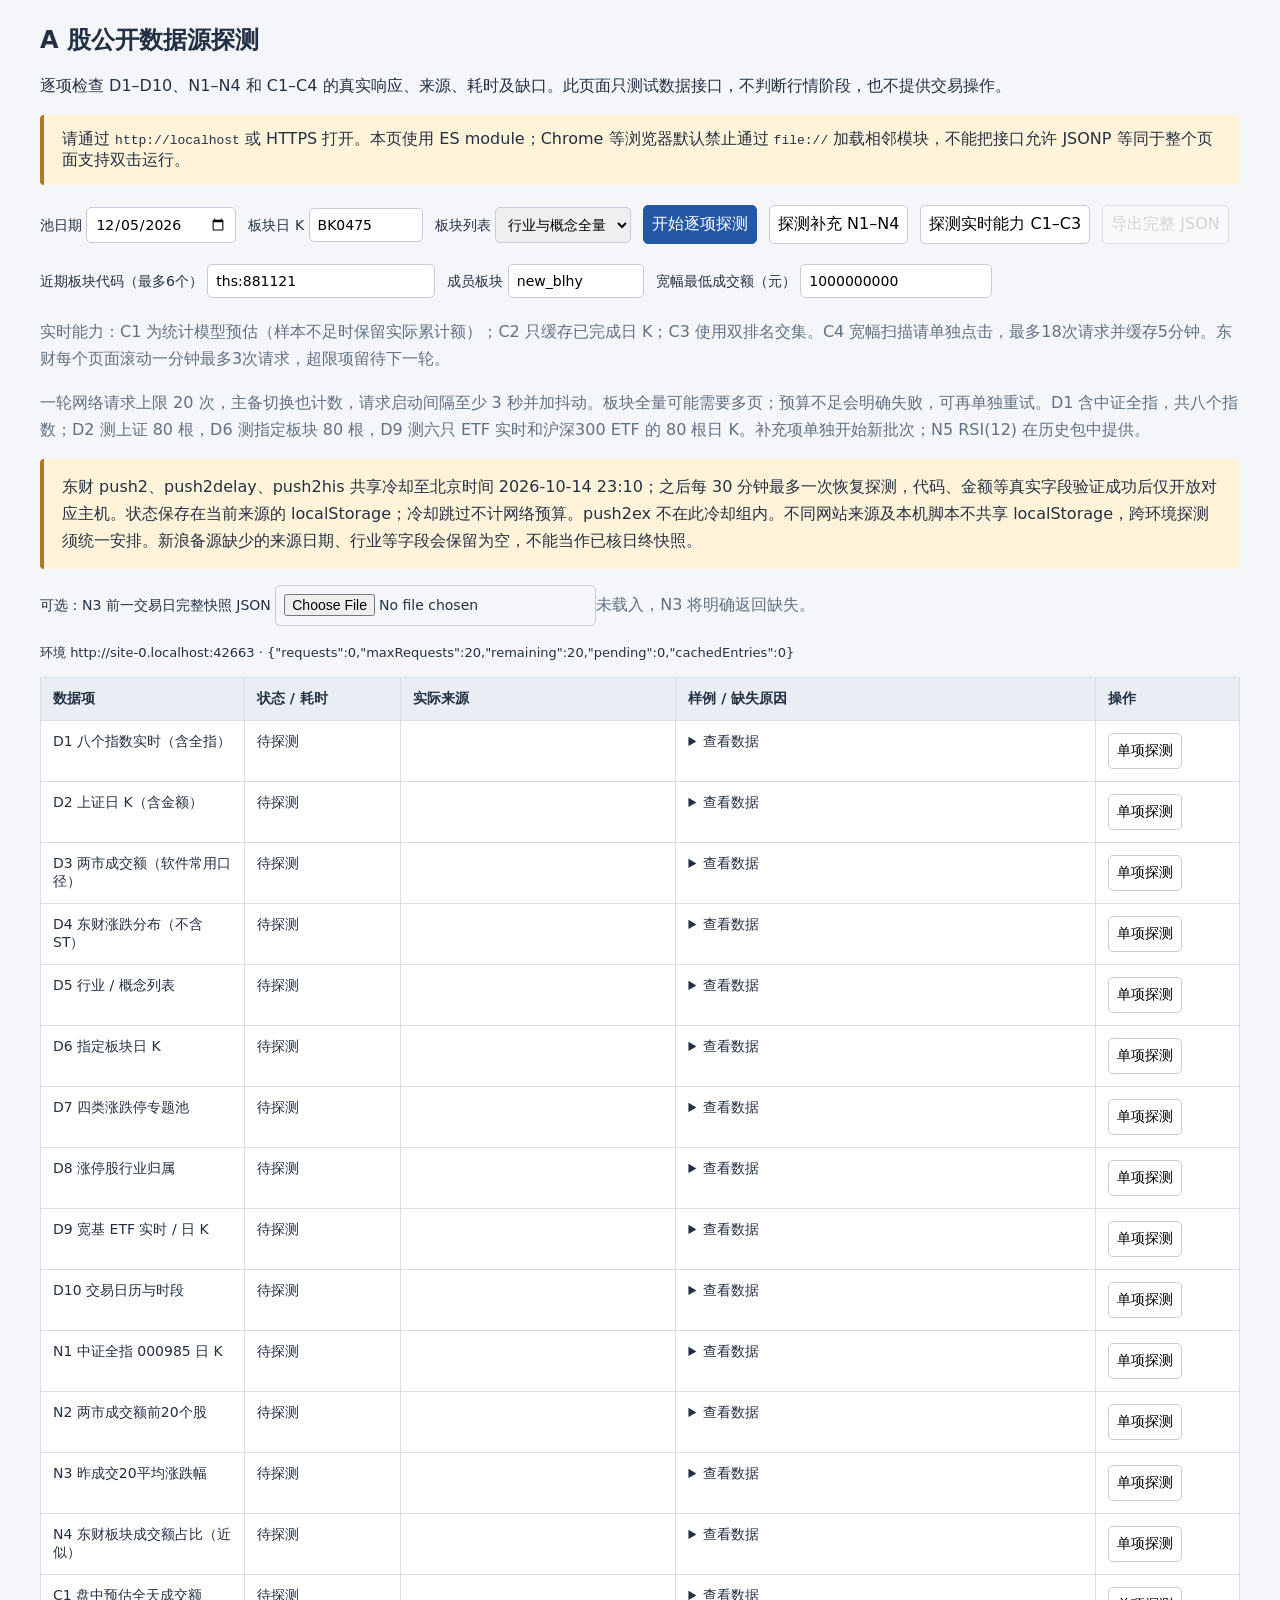
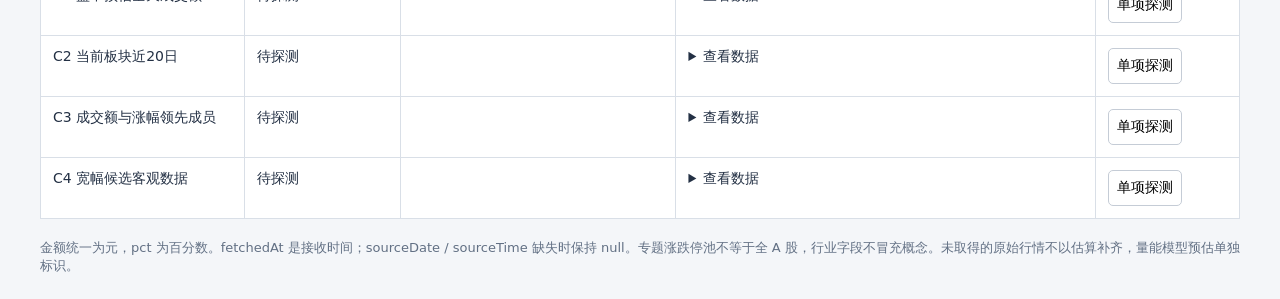
<file: probe.html>
<!doctype html>
<html lang="zh-CN">
<head>
  <meta charset="utf-8">
  <meta name="viewport" content="width=device-width,initial-scale=1">
  <title>A 股市场状态 · 数据源探测</title>
  <style>
    :root{color-scheme:light;font-family:system-ui,"Microsoft YaHei",sans-serif;color:#233044;background:#f4f6f9}
    body{max-width:1200px;margin:24px auto;padding:0 18px}h1{font-size:24px}p{line-height:1.7}.note{padding:14px 18px;background:#fff4d9;border-left:4px solid #ad7924;border-radius:4px}.controls{display:flex;gap:12px;align-items:center;flex-wrap:wrap;margin:20px 0}label{font-size:14px}input,select,button{font:inherit;padding:8px;border:1px solid #c5ccd6;border-radius:5px}button{cursor:pointer;background:white;white-space:nowrap}button:disabled{cursor:wait;opacity:.55}.primary{background:#2458a6;color:white;border-color:#2458a6}.table-wrap{overflow:auto}table{border-collapse:collapse;table-layout:fixed;width:100%;min-width:1050px;background:white;font-size:14px}th,td{border:1px solid #d9dfe7;padding:12px;text-align:left;vertical-align:top}th{background:#e9eef5}td:nth-child(3){overflow-wrap:anywhere}summary{white-space:nowrap}pre{white-space:pre-wrap;word-break:break-all;max-height:280px;overflow:auto;font-size:12px;max-width:100%}.ok{color:#146b42}.bad{color:#a23b2d}.muted{color:#627084}#stats{font-size:13px}footer{margin:20px 0;font-size:13px;color:#627084}
  </style>
  <style>
    #stats,#snapshot-status{overflow-wrap:anywhere}
    input[type="file"]{max-width:100%;box-sizing:border-box}
  </style>
</head>
<body>
  <h1>A 股公开数据源探测</h1>
  <p>逐项检查 D1–D10、N1–N4 和 C1–C4 的真实响应、来源、耗时及缺口。此页面只测试数据接口，不判断行情阶段，也不提供交易操作。</p>
  <div id="environment" class="note">请通过 <code>http://localhost</code> 或 HTTPS 打开。本页使用 ES module；Chrome 等浏览器默认禁止通过 <code>file://</code> 加载相邻模块，不能把接口允许 JSONP 等同于整个页面支持双击运行。</div>
  <div class="controls">
    <label>池日期 <input id="pool-date" type="date"></label>
    <label>板块日 K <input id="board-code" value="BK0475" pattern="BK[0-9]{4,6}" size="9" aria-label="板块日 K 代码"></label>
    <label>板块列表 <select id="board-type"><option value="all">行业与概念全量</option><option value="industry">仅行业</option><option value="concept">仅概念</option></select></label>
    <button id="run" class="primary" disabled>开始逐项探测</button>
    <button id="run-extra" disabled>探测补充 N1–N4</button>
    <button id="run-monitor" disabled>探测实时能力 C1–C3</button>
    <button id="download" disabled>导出完整 JSON</button>
  </div>
  <div class="controls">
    <label>近期板块代码（最多6个） <input id="recent-codes" value="ths:881121" size="25"></label>
    <label>成员板块 <input id="member-code" value="new_blhy" size="12"></label>
    <label>宽幅最低成交额（元） <input id="wide-min" type="number" value="1000000000" min="0" step="100000000"></label>
  </div>
  <p class="muted">实时能力：C1 为统计模型预估（样本不足时保留实际累计额）；C2 只缓存已完成日 K；C3 使用双排名交集。C4 宽幅扫描请单独点击，最多18次请求并缓存5分钟。东财每个页面滚动一分钟最多3次请求，超限项留待下一轮。</p>
  <p class="muted">一轮网络请求上限 20 次，主备切换也计数，请求启动间隔至少 3 秒并加抖动。板块全量可能需要多页；预算不足会明确失败，可再单独重试。D1 含中证全指，共八个指数；D2 测上证 80 根，D6 测指定板块 80 根，D9 测六只 ETF 实时和沪深300 ETF 的 80 根日 K。补充项单独开始新批次；N5 RSI(12) 在历史包中提供。</p>
  <p class="note">东财 push2、push2delay、push2his 共享冷却至北京时间 2026-10-14 23:10；之后每 30 分钟最多一次恢复探测，代码、金额等真实字段验证成功后仅开放对应主机。状态保存在当前来源的 localStorage；冷却跳过不计网络预算。push2ex 不在此冷却组内。不同网站来源及本机脚本不共享 localStorage，跨环境探测须统一安排。新浪备源缺少的来源日期、行业等字段会保留为空，不能当作已核日终快照。</p>
  <p><label>可选：N3 前一交易日完整快照 JSON <input id="previous-snapshot" type="file" accept="application/json,.json"></label><span id="snapshot-status" class="muted">未载入，N3 将明确返回缺失。</span></p>
  <p id="stats">模块正在加载……</p>
  <div class="table-wrap"><table><colgroup><col style="width:17%"><col style="width:13%"><col style="width:23%"><col style="width:35%"><col style="width:12%"></colgroup><thead><tr><th>数据项</th><th>状态 / 耗时</th><th>实际来源</th><th>样例 / 缺失原因</th><th>操作</th></tr></thead><tbody id="results"></tbody></table></div>
  <footer>金额统一为元，pct 为百分数。fetchedAt 是接收时间；sourceDate / sourceTime 缺失时保持 null。专题涨跌停池不等于全 A 股，行业字段不冒充概念。未取得的原始行情不以估算补齐，量能模型预估单独标识。</footer>
  <noscript>浏览器需要启用 JavaScript 才能探测。</noscript>
  <script>
    if(location.protocol==='file:')document.getElementById('stats').textContent='当前为 file://，ES module 通常会被浏览器拦截。请从 site 目录启动本地 HTTP 服务，再打开 /probe.html。';
  </script>
  <script type="module">
    import { createDataSource } from './js/datasource.js';
    const datasource = createDataSource();
    let previousSnapshot = null;
    const byId = id => document.getElementById(id);
    const dateParts = new Intl.DateTimeFormat('en-CA',{timeZone:'Asia/Shanghai',year:'numeric',month:'2-digit',day:'2-digit'}).formatToParts(new Date());
    const date = Object.fromEntries(dateParts.map(part=>[part.type,part.value]));
    byId('pool-date').value=`${date.year}-${date.month}-${date.day}`;
    const definitions = [
      ['D1','八个指数实时（含全指）',()=>datasource.getIndexQuotes()],
      ['D2','上证日 K（含金额）',()=>datasource.getIndexDaily({symbol:'sh000001',count:80})],
      ['D3','两市成交额（软件常用口径）',()=>datasource.getMarketTurnover()],
      ['D4','东财涨跌分布（不含ST）',()=>datasource.getMarketBreadth()],
      ['D5','行业 / 概念列表',()=>datasource.getBoards({type:byId('board-type').value})],
      ['D6','指定板块日 K',()=>datasource.getBoardDaily({code:byId('board-code').value.trim(),count:80})],
      ['D7','四类涨跌停专题池',()=>datasource.getLimitPools({date:byId('pool-date').value})],
      ['D8','涨停股行业归属',()=>datasource.getLimitStockSectors({date:byId('pool-date').value})],
      ['D9','宽基 ETF 实时 / 日 K',()=>datasource.getEtfData({symbol:'sh510300',includeDaily:true,count:80})],
      ['D10','交易日历与时段',()=>datasource.getTradingCalendar()],
      ['N1','中证全指 000985 日 K',()=>datasource.getIndexDaily({symbol:'sh000985',count:80})],
      ['N2','两市成交额前20个股',()=>datasource.getTopTurnover(20)],
      ['N3','昨成交20平均涨跌幅',()=>datasource.getYesterdayTopTurnover({snapshot:previousSnapshot,tradeDate:byId('pool-date').value})],
      ['N4','东财板块成交额占比（近似）',async()=>{
        const result=state.get('D5')?.result;
        const board=result?.rows?.[0]??result?.groups?.flatMap(group=>group.ok?group.rows??[]:[]).find(row=>row?.code);
        return datasource.getBoardTurnoverShare({board,market:await datasource.getMarketTurnover()});
      }],
      ['C1','盘中预估全天成交额',()=>datasource.getProjectedTurnover()],
      ['C2','当前板块近20日',()=>datasource.getBoardRecentDaily(byId('recent-codes').value.split(',').map(code=>code.trim()).filter(Boolean),20)],
      ['C3','成交额与涨幅领先成员',()=>datasource.getBoardMembers(byId('member-code').value.trim(),10)],
      ['C4','宽幅候选客观数据',()=>datasource.getWideRangeCandidates({minAmount:Number(byId('wide-min').value),n:10})],
    ];
    const state = new Map(), rowNodes = new Map();
    let running=false;
    function stats(){byId('stats').textContent=`环境 ${location.origin} · ${JSON.stringify(datasource.getRequestStats())}`;}
    function lock(value){running=value;byId('run').disabled=value;byId('run-extra').disabled=value;byId('run-monitor').disabled=value;for(const button of document.querySelectorAll('[data-retry]'))button.disabled=value;}
    function preview(result){
      const short=structuredClone(result);
      if(short.rows?.length>2){short.rowCount=short.rows.length;short.rows=short.rows.slice(0,2);}
      if(short.groups)short.groups=short.groups.map(group=>({...group,rows:group.rows?.slice(0,1),rowCount:group.rows?.length}));
      if(short.pools)short.pools=Object.fromEntries(Object.entries(short.pools).map(([kind,pool])=>[kind,{...pool,rows:pool.rows?.slice(0,1)}]));
      if(short.daily?.rows)short.daily={...short.daily,rowCount:short.daily.rows.length,rows:short.daily.rows.slice(-2)};
      if(short.realtime?.rows)short.realtime={...short.realtime,rows:short.realtime.rows.slice(0,2)};
      const text=JSON.stringify(short,null,2);return text.length>6500?`${text.slice(0,6500)}\n…完整数据请导出 JSON`:text;
    }
    for(const [id,name] of definitions){
      const row=document.createElement('tr');
      for(let i=0;i<5;i++)row.appendChild(document.createElement('td'));
      row.children[0].textContent=`${id} ${name}`;row.children[1].textContent='待探测';
      const details=document.createElement('details'),summary=document.createElement('summary'),pre=document.createElement('pre');summary.textContent='查看数据';details.append(summary,pre);row.children[3].append(details);
      const button=document.createElement('button');button.dataset.retry=id;button.textContent='单项探测';button.addEventListener('click',async()=>{if(running)return;lock(true);try{datasource.beginRefresh();await runItem(id);}finally{lock(false);stats();}});row.children[4].append(button);
      rowNodes.set(id,{row,pre,details});byId('results').append(row);
    }
    async function runItem(id){
      const [,name,call]=definitions.find(item=>item[0]===id),nodes=rowNodes.get(id);nodes.row.children[1].textContent='请求中…';
      const start=performance.now();let result;
      try{result=await call();}catch(error){result={ok:false,reason:String(error.message??error),source:null,fetchedAt:new Date().toISOString()};}
      const elapsedMs=Math.round(performance.now()-start);state.set(id,{id,name,elapsedMs,result});
      nodes.row.children[1].textContent=`${result.ok?(result.partial?'成功·字段有缺口':'成功'):'缺失 / 失败'} · ${elapsedMs} ms`;nodes.row.children[1].className=result.ok?'ok':'bad';
      nodes.row.children[2].textContent=Array.isArray(result.source)?result.source.join(', '):result.source??'无可用来源';nodes.pre.textContent=preview(result);nodes.details.open=!result.ok;stats();byId('download').disabled=false;
    }
    async function runGroup(prefix){if(running)return;lock(true);try{datasource.beginRefresh();for(const [id] of definitions)if(id.startsWith(prefix)&&id!=='C4')await runItem(id);}finally{lock(false);stats();}}
    byId('run').addEventListener('click',()=>runGroup('D'));
    byId('run-extra').addEventListener('click',()=>runGroup('N'));
    byId('run-monitor').addEventListener('click',()=>runGroup('C'));
    byId('previous-snapshot').addEventListener('change',async event=>{
      previousSnapshot=null;const file=event.target.files?.[0];
      if(!file){byId('snapshot-status').textContent='未载入，N3 将明确返回缺失。';return;}
      try{if(file.size>2000000)throw new Error('快照超过2 MB限制');previousSnapshot=JSON.parse(await file.text());byId('snapshot-status').textContent=`已载入 ${file.name}，计算时仍会校验前一交易日、来源、时点和完整20只。`;}
      catch(error){byId('snapshot-status').textContent=`载入失败：${error.message}`;}
    });
    byId('download').addEventListener('click',()=>{
      const blob=new Blob([JSON.stringify({schema:1,exportedAt:new Date().toISOString(),environment:{protocol:location.protocol,origin:location.origin,userAgent:navigator.userAgent},requestStats:datasource.getRequestStats(),results:[...state.values()]},null,2)],{type:'application/json;charset=utf-8'});
      const href=URL.createObjectURL(blob),link=document.createElement('a');link.href=href;link.download=`datasource-probe-${byId('pool-date').value}.json`;link.click();setTimeout(()=>URL.revokeObjectURL(href),1000);
    });
    byId('run').disabled=false;byId('run-extra').disabled=false;byId('run-monitor').disabled=false;stats();
  </script>
</body>
</html>
</file>
<file: css/ts-visual.css>
/* ============================================================================
   云枢（天枢内嵌）视觉层 · v2026.11.11
   ----------------------------------------------------------------------------
   主题规则以 html.ts 为作用域（?embed=tianshu 或被 iframe 嵌入时才有这个类）；
   041 起另有 max-width:860 的通用布局，白底独立页也载入；桌面版「观势」与天枢其他板块不受影响。
   配色沿用天枢令牌（--bg/--panel/--line 与天枢 site/style.css 同值），
   只重排字号、间距、层级、状态标记与细节，不改任何判定与数据逻辑。
   ============================================================================ */

/* ─────────────────────────── 0. 令牌 ─────────────────────────── */
html.ts{
  --ts-radius: 14px;
  --ts-radius-sm: 9px;
  --ts-hair: rgba(148, 176, 255, .085);
  --ts-hair-strong: rgba(148, 176, 255, .16);
  --ts-sheen: rgba(255, 255, 255, .045);
  --ts-ink: #eef3fd;
  --ts-ink-2: #c3cee2;
  --ts-ink-3: #93a1b9;
  --ts-ink-4: #7a879f;
  --ts-glow: 0 1px 0 rgba(255, 255, 255, .045) inset, 0 18px 40px -30px #000;
  --ts-ease: cubic-bezier(.22, .61, .36, 1);
  /* 大屏上限收紧一档：卡片里多数文字已按固定字号排，根字号再放大会挤压名称列 */
  --fs: clamp(12px, 1.5vh, 14px);
}

/* ─────────────────────────── 1. 画布 ─────────────────────────── */
html.ts body{
  background:
    radial-gradient(1100px 520px at 18% -12%, rgba(79, 140, 255, .16) 0%, transparent 62%),
    radial-gradient(900px 460px at 92% -18%, rgba(56, 189, 248, .10) 0%, transparent 60%),
    var(--bg) fixed;
  font-feature-settings: "tnum" 1, "ss01" 1;
}
html.ts .app{gap: 10px; padding: 14px 18px 9px;}

/* 细滚动条：整块看板共用 */
html.ts *{scrollbar-width: thin; scrollbar-color: #2c3b56 transparent;}
html.ts ::-webkit-scrollbar{width: 8px; height: 8px;}
html.ts ::-webkit-scrollbar-thumb{background: #2c3b56; border-radius: 999px; border: 2px solid transparent; background-clip: padding-box;}
html.ts ::-webkit-scrollbar-thumb:hover{background: #3a4c6d; background-clip: padding-box;}
html.ts ::-webkit-scrollbar-track{background: transparent;}

/* ─────────────────────────── 2. 顶栏 ─────────────────────────── */
html.ts .top{
  border-bottom: 1px solid var(--ts-hair);
  padding-bottom: 13px;
  gap: 14px;
}
html.ts .logo{
  width: 34px; height: 34px; border-radius: 10px;
  background: linear-gradient(150deg, #5b95ff 0%, #38bdf8 100%);
  box-shadow: 0 8px 20px -12px #4f8cff, 0 0 0 1px rgba(255, 255, 255, .12) inset;
}
html.ts .logo svg{width: 21px; height: 21px;}
html.ts .brand{gap: 10px;}
html.ts .brand h1{font-size: 18px; font-weight: 700; letter-spacing: .02em; color: var(--ts-ink);}
html.ts .brand-sub{font-size: 8.5px; letter-spacing: .24em; color: var(--ts-ink-4); margin-top: 3px;}

html.ts .chip{
  font-size: 11px; line-height: 1.6; color: var(--ts-ink-3);
  background: rgba(255, 255, 255, .035);
  border: 1px solid var(--ts-hair);
  border-radius: 999px;
  padding: 2px 9px;
}
html.ts .chip b{color: var(--ts-ink); font-weight: 600;}
html.ts .chip.warn{color: #f5c46a; background: rgba(245, 183, 60, .10); border-color: rgba(245, 183, 60, .28);}
html.ts .chip.err{color: #ff8b96; background: rgba(240, 82, 97, .10); border-color: rgba(240, 82, 97, .28);}

html.ts .conn{
  font-size: 11px; font-weight: 600; letter-spacing: .01em;
  padding: 5px 11px; border: 1px solid currentColor; border-radius: 999px;
}
html.ts .conn i{width: 6px; height: 6px;}
html.ts .conn.ok{color: #34d399; background: rgba(52, 211, 153, .09); border-color: rgba(52, 211, 153, .30);}
html.ts .conn.lag{color: #f5b73c; background: rgba(245, 183, 60, .09); border-color: rgba(245, 183, 60, .30);}
html.ts .conn.bad{color: #ff6b78; background: rgba(240, 82, 97, .10); border-color: rgba(240, 82, 97, .30);}
html.ts .conn.off{color: var(--ts-ink-3); background: rgba(255, 255, 255, .04); border-color: var(--ts-hair-strong);}

html.ts #alert-btn{
  min-height: 33px; padding: 0 15px;
  font-size: 12px; font-weight: 600; letter-spacing: .02em;
  color: #eaf3ff;
  background: linear-gradient(180deg, rgba(79, 140, 255, .28), rgba(79, 140, 255, .14));
  border: 1px solid rgba(122, 173, 255, .55);
  border-radius: 10px;
  box-shadow: 0 10px 24px -18px #4f8cff, 0 1px 0 rgba(255, 255, 255, .10) inset;
  transition: background .18s var(--ts-ease), border-color .18s var(--ts-ease), transform .18s var(--ts-ease);
}
html.ts #alert-btn:hover{background: linear-gradient(180deg, rgba(79, 140, 255, .40), rgba(79, 140, 255, .20)); border-color: rgba(150, 192, 255, .8);}
html.ts #alert-btn:active{transform: translateY(1px);}
html.ts #alert-btn[aria-pressed="true"]{background: linear-gradient(180deg, #3f7cf5, #2f63d8); border-color: #6ea2ff; color: #fff;}

/* ─────────────────────────── 3. 卡片外壳 ─────────────────────────── */
html.ts .card{
  border: 1px solid var(--ts-hair);
  border-radius: var(--ts-radius);
  background: linear-gradient(180deg, #162032 0%, #121a29 46%, #111827 100%);
  box-shadow: var(--ts-glow);
  padding: 14px 16px;
  flex: 1 0 auto;                  /* 有空间时撑满一列，空间不足时按内容高度、由整列滚动，不再压扁卡片 */
}
html.ts .card h3{
  font-size: 14px; font-weight: 650; letter-spacing: .01em;
  color: var(--ts-ink); line-height: 1.3;
  gap: 9px; margin-bottom: 10px;
}
html.ts .section-no{
  width: 23px; height: 21px; flex: none;
  display: inline-grid; place-items: center;
  font: 600 10px/1 var(--mono); letter-spacing: .02em;
  color: #9dc0ff; padding: 0;
  background: rgba(79, 140, 255, .13);
  border: 1px solid rgba(79, 140, 255, .20);
  border-radius: 7px;
}
html.ts .condition-card > h3 > .cnt{
  font: 500 11px/1.45 var(--mono); letter-spacing: 0;
  color: var(--ts-ink-3);
}
@media (min-width: 861px){
  html.ts .condition-card > h3 > .cnt{
    background: rgba(255, 255, 255, .04);
    border: 1px solid var(--ts-hair);
    border-radius: 999px;
    padding: 2px 8px;
  }
}
html.ts .condition-card > h3 > .cnt b{color: var(--ts-ink); font-size: 11.5px;}
html.ts .card > h3 > .cnt{color: var(--ts-ink-3);}

/* ─────────────────────────── 4. 阶段主卡 ─────────────────────────── */
html.ts .hero{
  border: 1px solid rgba(255, 255, 255, .07);
  border-top: 0;
  border-radius: 16px;
  padding: 14px 17px 12px;
  flex: 0 0 auto;
  background:
    linear-gradient(158deg, color-mix(in srgb, var(--tone) 14%, #182233) 0%, #141d2d 46%, #111827 100%);
  box-shadow:
    0 0 0 1px color-mix(in srgb, var(--tone) 12%, transparent),
    0 26px 60px -44px color-mix(in srgb, var(--tone) 60%, #000),
    0 1px 0 rgba(255, 255, 255, .05) inset;
  animation: none;                 /* 原「呼吸」外发光在深色页上过于抢眼，改为静态描边 */
}
html.ts .hero::before{
  content: ""; position: absolute; inset: 0 0 auto 0; height: 2px;
  border-radius: 16px 16px 0 0;
  background: linear-gradient(90deg, var(--tone) 0%, color-mix(in srgb, var(--tone) 45%, transparent) 38%, transparent 82%);
}
html.ts .hero-heading{
  font-size: 10.5px; letter-spacing: .04em; color: var(--ts-ink-3);
  gap: 7px; margin-bottom: 9px;
}
html.ts .hero-heading .eyebrow{font-size: 8.5px; letter-spacing: .20em; color: var(--ts-ink-4);}
html.ts .hero .state-dot{
  width: 6px; height: 6px; border-radius: 50%;
  box-shadow: 0 0 0 3px color-mix(in srgb, var(--tone) 18%, transparent);
}
html.ts .hero-top{align-items: flex-end;}
html.ts .stage{
  font-size: clamp(40px, 5.4vh, 56px);
  font-weight: 800; letter-spacing: .02em; line-height: 1;
  color: var(--tone);
  text-shadow: 0 10px 44px color-mix(in srgb, var(--tone) 38%, transparent);
}
html.ts .position-block{gap: 5px;}
html.ts .position-label{font-size: 9.5px; letter-spacing: .14em; color: var(--ts-ink-4);}
html.ts .pos{
  font: 700 13px/1 var(--mono); letter-spacing: .02em;
  color: var(--tone);
  background: color-mix(in srgb, var(--tone) 13%, transparent);
  border: 1px solid color-mix(in srgb, var(--tone) 48%, transparent);
  border-radius: 999px;
  padding: 7px 13px;
}
html.ts .sub{font-size: 11.5px; line-height: 1.55; color: var(--ts-ink-2); margin: 9px 0 7px;}
html.ts .act{font-size: 12.5px; font-weight: 650; color: var(--ts-ink);}
html.ts .pos-sug{
  margin-left: 9px; padding: 2px 9px;
  font-size: 11.5px; font-weight: 600;
  border-radius: 999px;
  background: color-mix(in srgb, var(--tone) 14%, transparent);
  border-color: color-mix(in srgb, var(--tone) 45%, transparent);
}
html.ts .pos-sug b{font-size: 12px;}

/* KPI 三联 */
html.ts .kpis{
  margin-top: 11px; padding-top: 10px;
  border-top: 1px solid var(--ts-hair);
  gap: 0;
}
html.ts .kpi{padding: 0 12px; border-right: 1px solid var(--ts-hair); min-width: 0;}
html.ts .kpi:first-child{padding-left: 0;}
html.ts .kpi:last-child{padding-right: 0; border-right: 0;}
html.ts .kpi > span{
  font-size: 9.5px; letter-spacing: .10em; color: var(--ts-ink-4);
  margin-bottom: 6px;
}
html.ts .kpi b{
  display: block;
  font: 650 clamp(18px, 2.2vh, 23px)/1.15 var(--mono);
  letter-spacing: -.02em; color: var(--ts-ink);
  white-space: nowrap;
}
html.ts .kpi b small{
  display: block; margin-top: 3px;
  font: 500 11px/1.2 var(--mono); letter-spacing: 0;
}
html.ts .kpi b.g{color: #34d399;}
html.ts .kpi-note{font-size: 9.5px; color: var(--ts-ink-4); margin-top: 4px;}

/* 四阶段进度 */
html.ts .steps{gap: 5px; margin-top: 11px;}
html.ts .steps i{height: 4px; border-radius: 999px; background: rgba(255, 255, 255, .075);}
html.ts .steps i.on{
  background: var(--tone);
  box-shadow: 0 0 14px color-mix(in srgb, var(--tone) 45%, transparent);
}
html.ts .steps-lab{font-size: 9.5px; color: var(--ts-ink-4); margin-top: 6px; letter-spacing: .02em;}
html.ts .tent{
  margin-top: 11px; padding: 7px 10px;
  font-size: 11px; line-height: 1.5;
  color: #f3c26a; background: rgba(245, 183, 60, .08);
  border-left: 2px solid rgba(245, 183, 60, .65);
  border-radius: 4px;
}

/* ─────────────────────────── 5. 判定条件 ─────────────────────────── */
html.ts .condition-card .ci{
  grid-template-columns: 19px minmax(0, 1fr);
  column-gap: 9px; row-gap: 1px;
  padding: 7px 0;
  border-top: 1px solid rgba(148, 176, 255, .07);
  transition: background .16s var(--ts-ease);
}
html.ts .condition-card .ci:first-child{border-top: 0;}
html.ts .condition-card .ci:hover{background: rgba(148, 176, 255, .035);}
html.ts .condition-card .ic{
  width: 17px; height: 17px; border-radius: 50%;
  font: 700 10px/1 var(--sans);
  margin-top: 1px;
  border: 1px solid transparent;
  background: transparent;
}
html.ts .ic.y{
  color: #071019;
  background: #4fd1ff;
  border-color: #4fd1ff;
  box-shadow: 0 0 0 3px rgba(79, 209, 255, .10);
}
html.ts .ic.n{
  color: #66748d;
  background: transparent;
  border-color: transparent;
}
html.ts .ic.u{
  color: #f5b73c;
  background: rgba(245, 183, 60, .10);
  border-color: rgba(245, 183, 60, .34);
}
html.ts .condition-card .lab{font-size: 12.3px; line-height: 1.42; color: #b9c5d9;}
html.ts .ci.y .full{color: var(--ts-ink); font-weight: 600;}
html.ts .condition-card .rd{
  font-size: 10.8px; line-height: 1.45; color: var(--ts-ink-3);
}
html.ts .condition-card .ci:not(.y) .lab{color: #9fadc4;}
html.ts .condition-card .ci:not(.y) .rd{color: var(--ts-ink-4);}
/* 「仅在主升状态检查」在标题里已有一句，行内不再重复 5 次（手机端标题不显示此说明，行内保留） */
@media (min-width: 861px){
  html.ts .condition-card.idle .rd{display: none;}
  html.ts .condition-card.idle .lab{color: #97a5bc;}
}
html.ts .condition-card .idle-note{font-size: 10px; color: var(--ts-ink-4); font-weight: 400;}
html.ts .condition-card .gate-note{font-size: 10px; color: var(--ts-ink-4); font-weight: 400;}
/* 高一些的列：条件行均分剩余高度，不留大片空白 */
@media (min-width: 1181px){
  html.ts .c3 > .condition-card .cl{justify-content: space-evenly;}
  /* 共振条件 8 条：两栏排布，把中间列压回一屏（内容与顺序不变，只换列） */
  html.ts .c2 > .condition-card[data-group="res"] .cl{
    display: grid; grid-template-columns: repeat(2, minmax(0, 1fr));
    column-gap: 18px; align-content: space-evenly;
  }
  /* 同一行两格：保持「标签在上、读数紧随」，行高由高的一格决定 */
  html.ts .c2 > .condition-card[data-group="res"] .ci{padding: 5px 0;}
  html.ts .c2 > .condition-card[data-group="res"] .ci:nth-child(2){border-top: 0;}
}

/* ─────────────────────────── 6. 板块 / 外围 / 表格 ─────────────────────────── */
html.ts .bd{
  padding: 10px 0;
  border-top: 1px solid rgba(148, 176, 255, .07);
  gap: 4px 12px;
  align-items: center;
}
html.ts .bd:first-of-type{border-top: 0; padding-top: 2px;}
html.ts .bd .nm{font-size: 14px; font-weight: 650; color: var(--ts-ink); letter-spacing: .01em;}
html.ts .bd .tag{
  font-size: 9.5px; letter-spacing: .04em; color: var(--ts-ink-3);
  background: rgba(148, 176, 255, .09);
  border-radius: 999px; padding: 1px 7px; margin-left: 7px;
}
html.ts .bd .v{font: 600 12.5px/1.5 var(--mono); letter-spacing: -.01em;}
html.ts .bd .v small{font-size: 9.5px; color: var(--ts-ink-4); margin-right: 4px;}
html.ts .bd .etf{font-size: 9.5px; color: var(--ts-ink-4); line-height: 1.5;}
html.ts .bd .kspark{opacity: .92;}

html.ts .os-card h3 .cnt{font-size: 9.5px; line-height: 1.45; color: var(--ts-ink-4); letter-spacing: .01em;}
html.ts .os{padding: 3px 0; gap: 7px; border-top: 1px solid rgba(148, 176, 255, .07);}
html.ts .os .nm{font-size: 12px; font-weight: 600; color: var(--ts-ink-2);}
html.ts .os .pc{font: 600 11.5px/1.4 var(--mono); letter-spacing: -.01em;}
html.ts .os .kspark{opacity: .9;}

html.ts .mini th{
  font-size: 9.5px; font-weight: 500; letter-spacing: .08em;
  color: var(--ts-ink-4);
  padding: 6px 0;
  border-bottom: 1px solid var(--ts-hair-strong);
}
html.ts .mini td{
  font-size: 11.5px; line-height: 1.45;
  padding: 5px 0;
  border-bottom: 1px solid rgba(148, 176, 255, .055);
}
html.ts .mini tbody tr:hover{background: rgba(79, 140, 255, .055);}
html.ts .mini td small{font-size: 9.5px; color: var(--ts-ink-4);}
html.ts .note{font-size: 9.5px; color: var(--ts-ink-4); line-height: 1.5;}

html.ts .state-card > .muted,
html.ts .state-card > p.muted{color: var(--ts-ink-3); font-size: 11.5px; line-height: 1.6;}
/* 空状态卡：虚线占位框内居中说明，避免大片留白显得「没做完」 */
html.ts .c1 > .state-card > .panel-scroll{
  flex: 1 1 auto; min-height: 0;
  display: flex; flex-direction: column; justify-content: center; gap: 6px;
  margin-top: 2px; padding: 10px 12px;
  border: 1px dashed rgba(148, 176, 255, .14);
  border-radius: 10px;
  background: rgba(148, 176, 255, .022);
}
html.ts .c1 > .state-card .state-status{
  margin: 0; text-align: center;
  font-size: 12.5px; color: var(--ts-ink-2);
}
html.ts .c1 > .state-card .note{margin: 0; text-align: center; font-size: 10px;}

/* ─────────────────────────── 7. 提醒与切换 ─────────────────────────── */
html.ts .log-card > h3{border-bottom: 0; padding-bottom: 0;}
html.ts .log-top{padding-top: 2px;}
html.ts .log{font-size: 11.5px;}
html.ts .log li{padding: 6px 0; border-top: 1px solid rgba(148, 176, 255, .07);}
html.ts .log time{font-size: 10.5px; color: var(--ts-ink-4);}
html.ts .now-tag{font-size: 11.5px; color: var(--ts-ink-3); line-height: 1.5;}
html.ts .now-tag b{color: var(--ts-ink); font-weight: 650;}
html.ts .stop-tag{
  color: #06121a; background: #34d399;
  border-radius: 5px; padding: 1px 6px;
  font-size: 9.5px; font-weight: 700; letter-spacing: .02em;
}
html.ts .stop-tag.ok{background: #ff6b78;}
html.ts .opp{font-size: 11px; gap: 3px 7px; padding: 3px 0 5px;}
html.ts .opp > b{font-size: 10px; letter-spacing: .08em; color: var(--ts-ink-4); font-weight: 600;}
html.ts .opp .o.up{color: #ff6b78;}
html.ts .opp .o.down{color: #34d399;}

html.ts .log.hot li{
  border-left: 3px solid rgba(245, 183, 60, .85) !important;
  background: rgba(245, 183, 60, .075);
  border-radius: 8px;
  padding: 6px 9px !important;
}
html.ts .log.hot li .lv{border-radius: 4px; padding: 0 5px; font-size: 10px;}
html.ts .log.hot li.lv-ok{border-left-color: rgba(255, 107, 120, .85) !important; background: rgba(255, 107, 120, .075);}
html.ts .log-top .log{padding-bottom: 6px; border-bottom: 1px solid rgba(148, 176, 255, .07);}

html.ts .tl2{gap: 14px; margin-top: 8px;}
html.ts .tl2 h4{font-size: 9.5px; letter-spacing: .10em; color: var(--ts-ink-4); font-weight: 600;}
html.ts .log.tl li{
  border-left: 2px solid rgba(148, 176, 255, .18);
  border-top: 0;
  padding: 3px 0 3px 9px;
}
html.ts .log.tl li.up{border-left-color: rgba(255, 107, 120, .75);}
html.ts .log.tl li.down{border-left-color: rgba(52, 211, 153, .75);}
html.ts .log.tl li.emo{border-left-color: rgba(167, 139, 250, .75);}
html.ts .log.tl li.rebound{border-left-color: rgba(245, 183, 60, .8); background: rgba(245, 183, 60, .07);}
html.ts .log.tl time{font-size: 10px; color: var(--ts-ink-4);}
html.ts .log.tl .st{font-size: 11.5px;}
html.ts .log.tl small{font-size: 10px; color: var(--ts-ink-4);}
html.ts .emo-line{
  margin-top: 8px; padding: 5px 9px;
  border-left: 2px solid rgba(167, 139, 250, .5);
  background: rgba(167, 139, 250, .07);
  border-radius: 4px;
  font-size: 10.5px;
}

/* ─────────────────────────── 8. 页脚 ─────────────────────────── */
html.ts .foot{
  font-size: 10px; letter-spacing: .01em; color: #6f7d96;
  border-top: 1px solid var(--ts-hair);
  padding-top: 9px;
}
html.ts .foot .ver{color: var(--ts-ink-3); font-size: 10px; border-right-color: var(--ts-hair-strong);}
html.ts .foot b{color: var(--ts-ink-3); font-weight: 500;}
html.ts .foot .disc{color: #78859e; font-size: 9px;}

/* ─────────────────────────── 9. 一屏与滚动 ─────────────────────────── */
/* 三列各自成滚动区：内容放得下时不出滚动条；放不下时按内容高度排、整列滚动，
   不再把卡片压扁后裁掉「机会 / 参考」等行（原 1400×900 下 00 卡只剩 32px）。 */
@media (min-width: 861px){
  html.ts .col{overflow-y: auto; overscroll-behavior: contain;}
  html.ts .c2 > .log-card{overflow: visible; flex: 1 0 auto;}
  html.ts .c2 > .log-card .tl2{height: auto; min-height: 52px; flex: 1 1 52px; overflow: hidden;}
}
/* 内容被滚动截断处加一层很短的渐隐，避免「半行字」直接切断 */
html.ts .c1 .panel-scroll{
  -webkit-mask-image: linear-gradient(#000 calc(100% - 8px), transparent);
          mask-image: linear-gradient(#000 calc(100% - 8px), transparent);
}
html.ts .c2 > .log-card .log.tl{
  -webkit-mask-image: linear-gradient(#000 calc(100% - 10px), transparent);
          mask-image: linear-gradient(#000 calc(100% - 10px), transparent);
}
/* 时间线每条压成一行，短高度里也能看整行，不再留下半截字（中屏两栏时间线仍换行） */
@media (min-width: 1181px){
  html.ts .c2 > .log-card .log.tl li{
    white-space: nowrap; overflow: hidden; text-overflow: ellipsis;
  }
  html.ts .c2 > .log-card .log.tl time{display: inline; margin-right: 7px;}
  html.ts .c2 > .log-card .log.tl .event{display: inline;}
}
@media (min-width: 861px){
  html.ts .log.tl .event{
    display: block; min-width: 0;
    white-space: nowrap; overflow: hidden; text-overflow: ellipsis;
  }
}
/* 00 卡压一点留白，把中间列收回一屏 */
@media (min-width: 1181px){
  html.ts .c2 > .log-card > h3{margin-bottom: 8px;}
  html.ts .c2 > .log-card .log-top{padding-top: 0;}
  html.ts .c2 > .log-card .log-top .log{padding-bottom: 4px;}
  html.ts .c2 > .log-card .opp{padding: 1px 0 3px;}
  html.ts .c2 > .log-card .tl2{margin-top: 5px;}
  html.ts .c2 > .log-card .log.tl li{padding: 1px 0 1px 9px; line-height: 1.3;}
}
/* 列内滚动：放得下时不出滚动条，也不预留空隙 */
html.ts .col{padding-right: 0;}
@media (max-width: 860px){
  html.ts .col{padding-right: 0;}
}

/* ─────────────────────────── 10. 宽屏（≥1501）：板块卡名称列放宽，不再出现「半导体…」 ─────────────────────────── */
@media (min-width: 1501px){
  html.ts .c1{grid-template-columns: minmax(0, 1.38fr) minmax(0, 1fr);}
  html.ts .c1 > .board-card .bd{gap: 3px 7px;}
}

/* ─────────────────────────── 11. 中屏 861–1180：沿用基础的字号密度 ─────────────────────────── */
@media (min-width: 861px) and (max-width: 1180px){
  html.ts .card h3{font-size: 12.5px; gap: 6px;}
  html.ts .bd .nm{font-size: 12px;}
  html.ts .bd .tag{font-size: 9px;}
  html.ts .bd .v{font-size: 11px;}
  html.ts .os .nm{font-size: 11px;}
  html.ts .os .pc{font-size: 10.5px;}
  html.ts .condition-card .lab{font-size: 11px;}
  html.ts .condition-card .rd{font-size: 9.8px;}
  html.ts .mini th{font-size: 9px;}
  html.ts .mini td{font-size: 10.5px;}
  html.ts .log{font-size: 10.5px;}
  /* 00 卡标题右侧的「现状」较长，中屏用纯文字，不做成气泡 */
  html.ts .log-card > h3 > .cnt{
    background: none; border: 0; padding: 0;
    font-size: 10px; color: var(--ts-ink-3);
  }
  html.ts .c1 > .state-card > .panel-scroll{padding: 8px 10px;}
}

/* ─────────────────────────── 11. 短屏（云枢内嵌约 780 高）压缩 ─────────────────────────── */
@media (min-width: 1181px) and (max-height: 840px){
  html.ts .app{padding-top: 12px; gap: 8px;}
  html.ts .top{padding-bottom: 9px;}
  html.ts .logo{width: 30px; height: 30px; border-radius: 9px;}
  html.ts .logo svg{width: 19px; height: 19px;}
  html.ts .brand-sub{display: none;}
  html.ts .card{padding: 12px 15px;}
  html.ts .hero{padding: 12px 16px 11px;}
  html.ts .hero-heading{margin-bottom: 7px;}
  html.ts .stage{font-size: 46px;}
  html.ts .sub{margin: 8px 0 6px;}
  html.ts .kpis{margin-top: 9px; padding-top: 9px;}
  html.ts .kpi b{font-size: 21px;}
  html.ts .steps{margin-top: 9px;}
  html.ts .condition-card .ci{padding: 5px 0;}
  html.ts .condition-card .lab{font-size: 11.9px;}
  html.ts .condition-card .rd{font-size: 10.3px;}
  html.ts .c2 > .log-card .tl2{display: none;}   /* 34px 只够露出半行，短屏下整段时间线收起，标题保留「70 段」摘要 */
  html.ts .c2 > .condition-card[data-group="res"] .ci{padding: 4px 0;}
  html.ts .bd{padding: 8px 0;}
  html.ts .foot{padding-top: 6px;}
}
/* ─────────────────────────── 12. 手机（≤860）微调 ─────────────────────────── */
@media (max-width: 860px){
  html.ts .app{padding: 12px 12px calc(10px + env(safe-area-inset-bottom)); gap: 8px;}
  html.ts .card{padding: 12px 13px; border-radius: 12px;}
  html.ts .card h3{font-size: 13px; gap: 7px; margin-bottom: 9px;}
  html.ts .section-no{width: 20px; height: 19px; font-size: 9px; border-radius: 6px;}
  html.ts .hero{padding: 14px 14px 12px;}
  html.ts .stage{font-size: 40px;}
  html.ts .kpi{padding: 0 7px;}
  html.ts .kpi b{font-size: 17px; white-space: nowrap;}
  html.ts .kpi b small{font-size: 9.5px;}
  html.ts .kpi > span{letter-spacing: .04em;}
  html.ts .condition-card .ci{padding: 7px 0; column-gap: 8px;}
  html.ts .condition-card .lab{font-size: 12px;}
  html.ts .condition-card .rd{font-size: 11px;}
  html.ts .log.hot li{font-size: 11px;}
  /* 顶栏在 375 宽要放得下：品牌 + 行情状态 + 提醒按钮 */
  html.ts .conn{font-size: 10px; padding: 4px 8px;}
  html.ts #alert-btn{font-size: 11px; padding: 0 11px; min-height: 30px; border-radius: 9px;}
  /* 手机不受桌面「一屏」约束：整页自然滚动，表格不再渐隐 */
  html.ts .c1 .panel-scroll{-webkit-mask-image: none; mask-image: none;}
}

/* mobile-041 · public ASHARE only at <=860px; desktop >=861 untouched */
@media (max-width: 860px) {
  /* 顶栏：品牌独占一行，状态与提醒按钮排到下一行 */
  :is(html.ts, html:not(.ts)) .top {
    flex-wrap: wrap;
    align-items: center;
    justify-content: flex-start;
    row-gap: 8px;
    column-gap: 8px;
  }
  :is(html.ts, html:not(.ts)) .top > .brand {
    flex: 1 1 100%;
    width: 100%;
    min-width: 0;
  }
  :is(html.ts, html:not(.ts)) .top > .brand > div {
    min-width: 0;
  }
  :is(html.ts, html:not(.ts)) .top > .brand h1 {
    white-space: normal;
    overflow-wrap: anywhere;
  }
  :is(html.ts, html:not(.ts)) .top .conn {
    margin-left: 0;
    flex: 0 1 auto;
    min-width: 0;
    max-width: 100%;
    white-space: normal;
  }
  :is(html.ts, html:not(.ts)) .top #alert-btn {
    flex: 0 0 auto;
    margin-left: auto;
    max-width: 100%;
  }
  /* KPI 注记完整换行，不靠省略号或裁切 */
  :is(html.ts, html:not(.ts)) .kpi {
    min-width: 0;
    height: auto;
  }
  :is(html.ts, html:not(.ts)) .kpi-note {
    white-space: normal !important;
    overflow: visible;
    text-overflow: clip;
    overflow-wrap: anywhere;
    line-height: 1.45;
  }
  /* 外围指数名完整换行 */
  :is(html.ts, html:not(.ts)) .os-card .os {
    min-width: 0;
    height: auto;
  }
  :is(html.ts, html:not(.ts)) .os-card .os .nm {
    min-width: 0;
    white-space: normal !important;
    overflow: visible;
    text-overflow: clip;
    overflow-wrap: anywhere;
    line-height: 1.4;
  }
  /* 时间线：父容器与子内容都按内容自然增高，取消 flex 收缩与渐隐 */
  :is(html.ts, html:not(.ts)) .log-card {
    flex: 0 0 auto !important;
    height: auto !important;
    min-height: 0 !important;
    max-height: none !important;
    overflow: visible !important;
  }
  :is(html.ts, html:not(.ts)) .log-card .cl,
  :is(html.ts, html:not(.ts)) .log-card .log-top,
  :is(html.ts, html:not(.ts)) .log-card .tl2,
  :is(html.ts, html:not(.ts)) .log-card .tl2 .tlcol,
  :is(html.ts, html:not(.ts)) .log-card .log.tl,
  :is(html.ts, html:not(.ts)) .log-card .log.tl li {
    flex: 0 0 auto !important;
    height: auto !important;
    min-height: 0 !important;
    max-height: none !important;
    overflow: visible !important;
  }
  :is(html.ts, html:not(.ts)) .log-card .tl2 {
    display: grid !important;
    grid-template-columns: minmax(0, 1fr) !important;
    align-items: start;
    gap: 8px;
  }
  :is(html.ts, html:not(.ts)) .log-card .log.tl {
    display: block !important;
    -webkit-mask-image: none !important;
    mask-image: none !important;
  }
  :is(html.ts, html:not(.ts)) .log-card .log.tl li {
    white-space: normal !important;
    overflow-wrap: anywhere;
  }
  /* 展开后内容全量显示，不再被高度或渐隐截断 */
  :is(html.ts, html:not(.ts)) .xp.open .more {
    display: block !important;
    height: auto !important;
    max-height: none !important;
    overflow: visible !important;
  }
  /* 所有展开/收起控件保留可点区域，避免被后续条件卡覆盖 */
  :is(html.ts, html:not(.ts)) button[data-xp],
  :is(html.ts, html:not(.ts)) .xp-btn {
    position: relative;
    z-index: 2;
    flex: 0 0 auto;
    min-height: 44px;
    pointer-events: auto;
  }
}

/* mobile-041 followup: public ASHARE toast, <=860 only; desktop untouched */
@media (max-width: 860px) {
  :is(html.ts, html:not(.ts)) #toast {
    display: flex;
    flex-direction: column;
    height: auto !important;
    max-height: min(70dvh, 420px) !important;
    overflow-x: hidden !important;
    overflow-y: auto !important;
    -webkit-overflow-scrolling: touch;
    overscroll-behavior: contain;
  }
  :is(html.ts, html:not(.ts)) #toast strong {
    display: block;
    flex: 0 0 auto;
    white-space: normal !important;
    overflow: visible !important;
    text-overflow: clip !important;
    overflow-wrap: anywhere;
    word-break: normal;
  }
  :is(html.ts, html:not(.ts)) #toast p {
    display: block !important;
    flex: 0 0 auto;
    margin: 6px 0 0 !important;
    max-height: none !important;
    white-space: normal !important;
    overflow: visible !important;
    -webkit-line-clamp: unset !important;
    -webkit-box-orient: initial !important;
    overflow-wrap: anywhere;
    word-break: normal;
  }
  :is(html.ts, html:not(.ts)) #toast .toast-x {
    order: -1;
    position: sticky !important;
    top: 6px;
    right: auto !important;
    align-self: flex-end;
    flex: 0 0 30px;
    width: 30px;
    height: 30px;
    margin: 0 -36px 4px 0 !important;
    z-index: 3;
    pointer-events: auto;
  }
  :is(html.ts, html:not(.ts)) #toast .toast-ok { display: none !important; }
}
</file>
